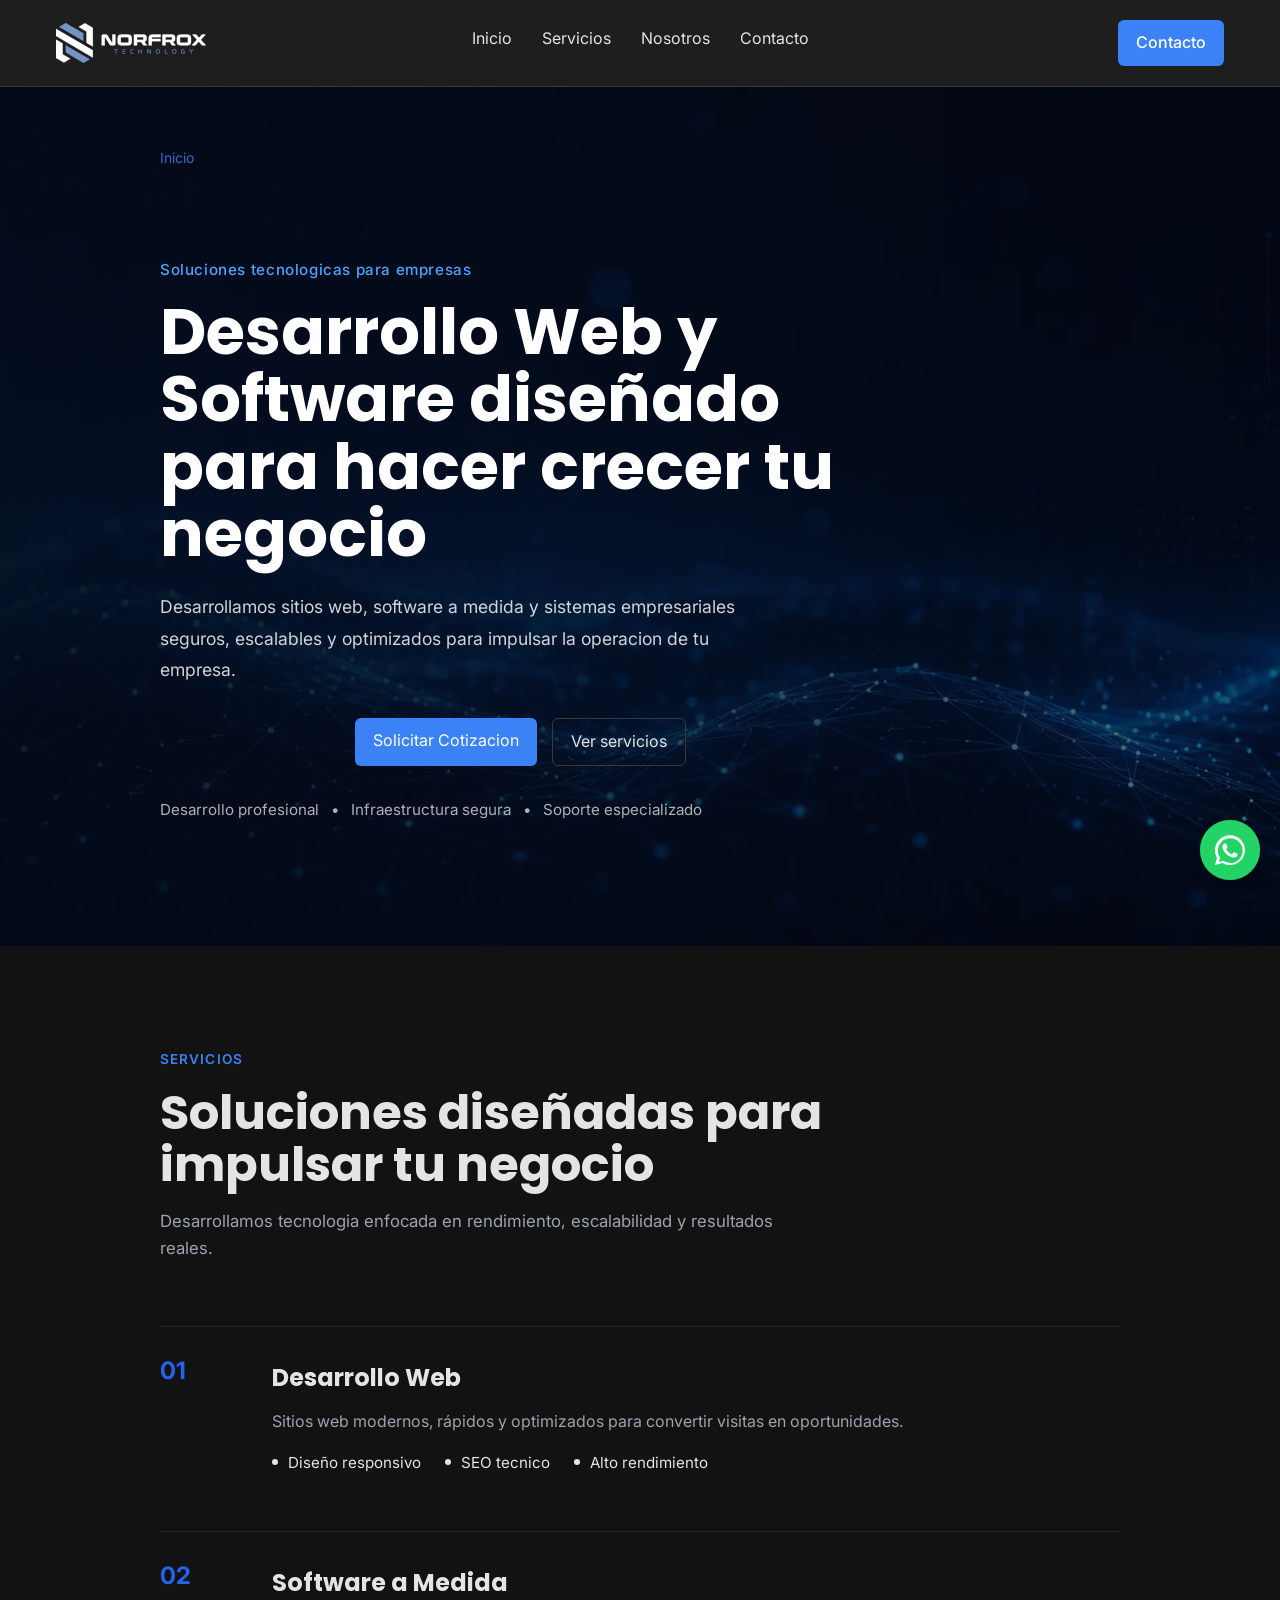
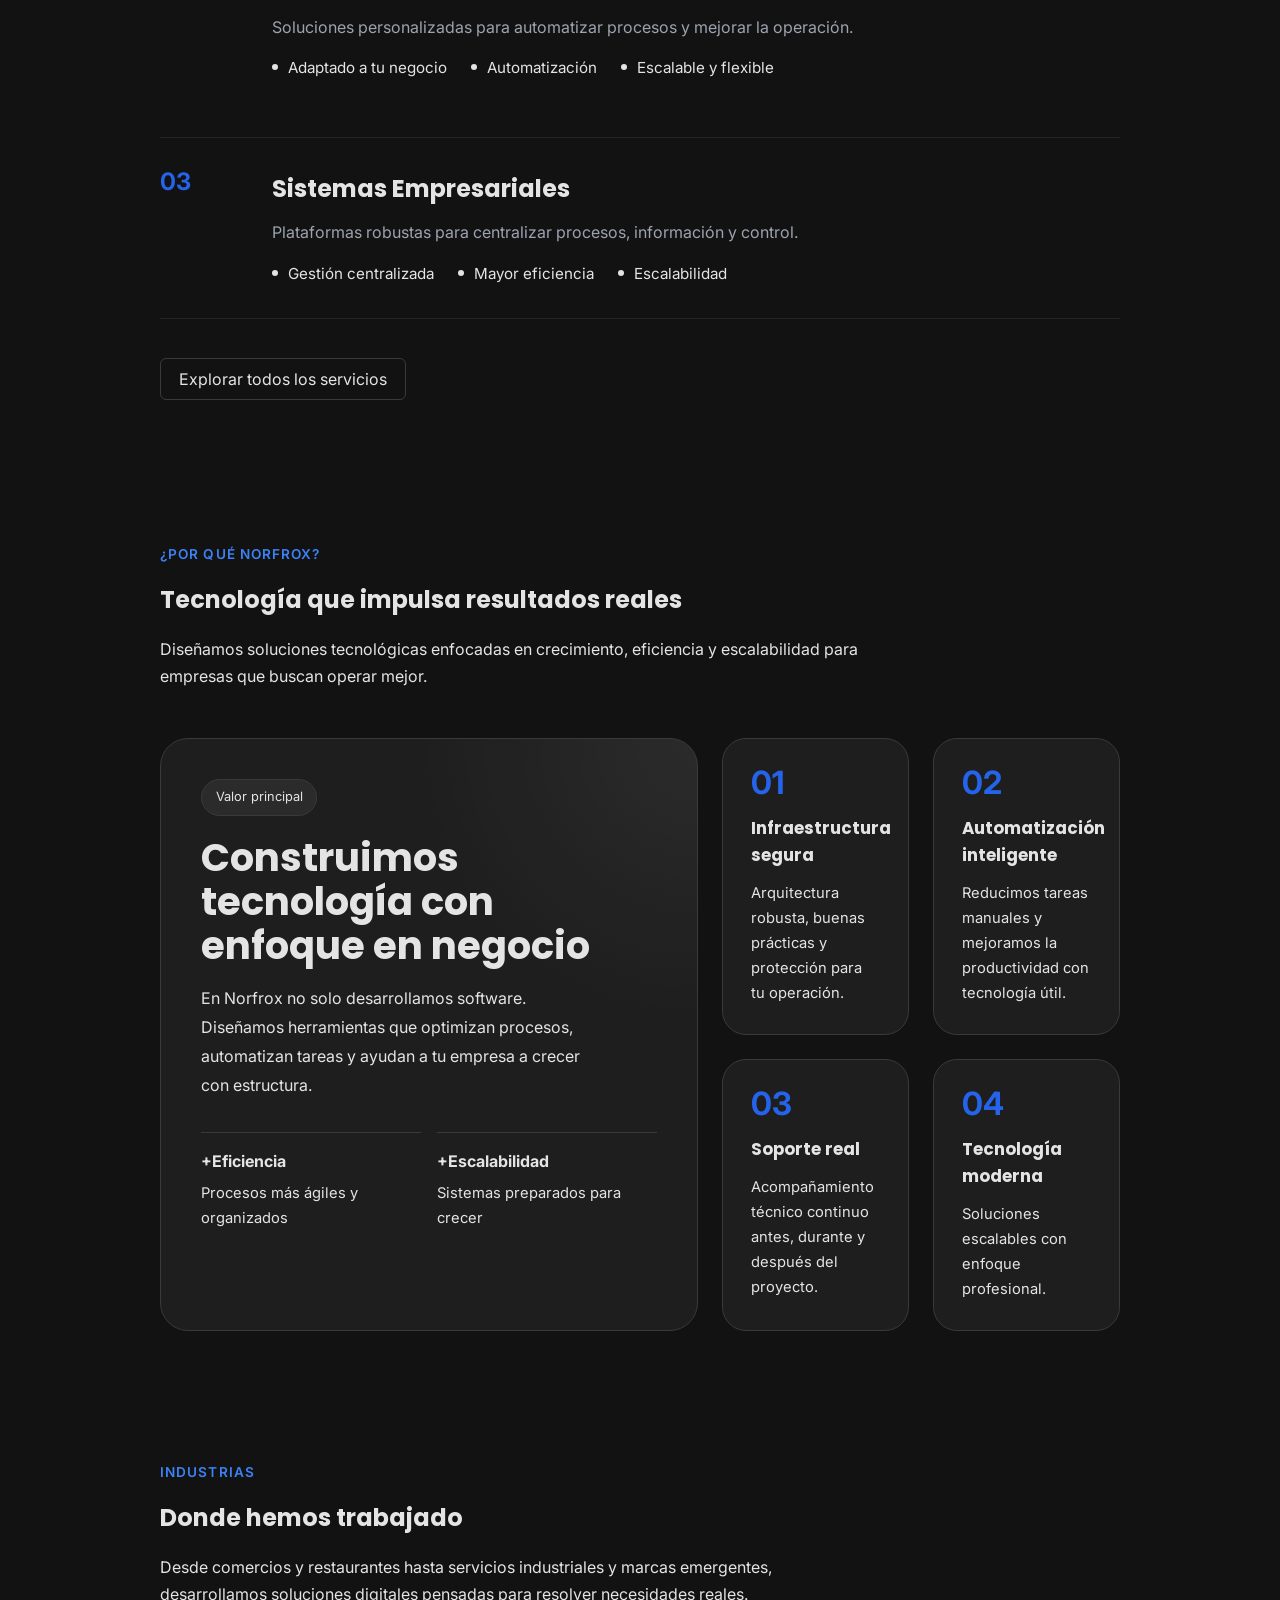
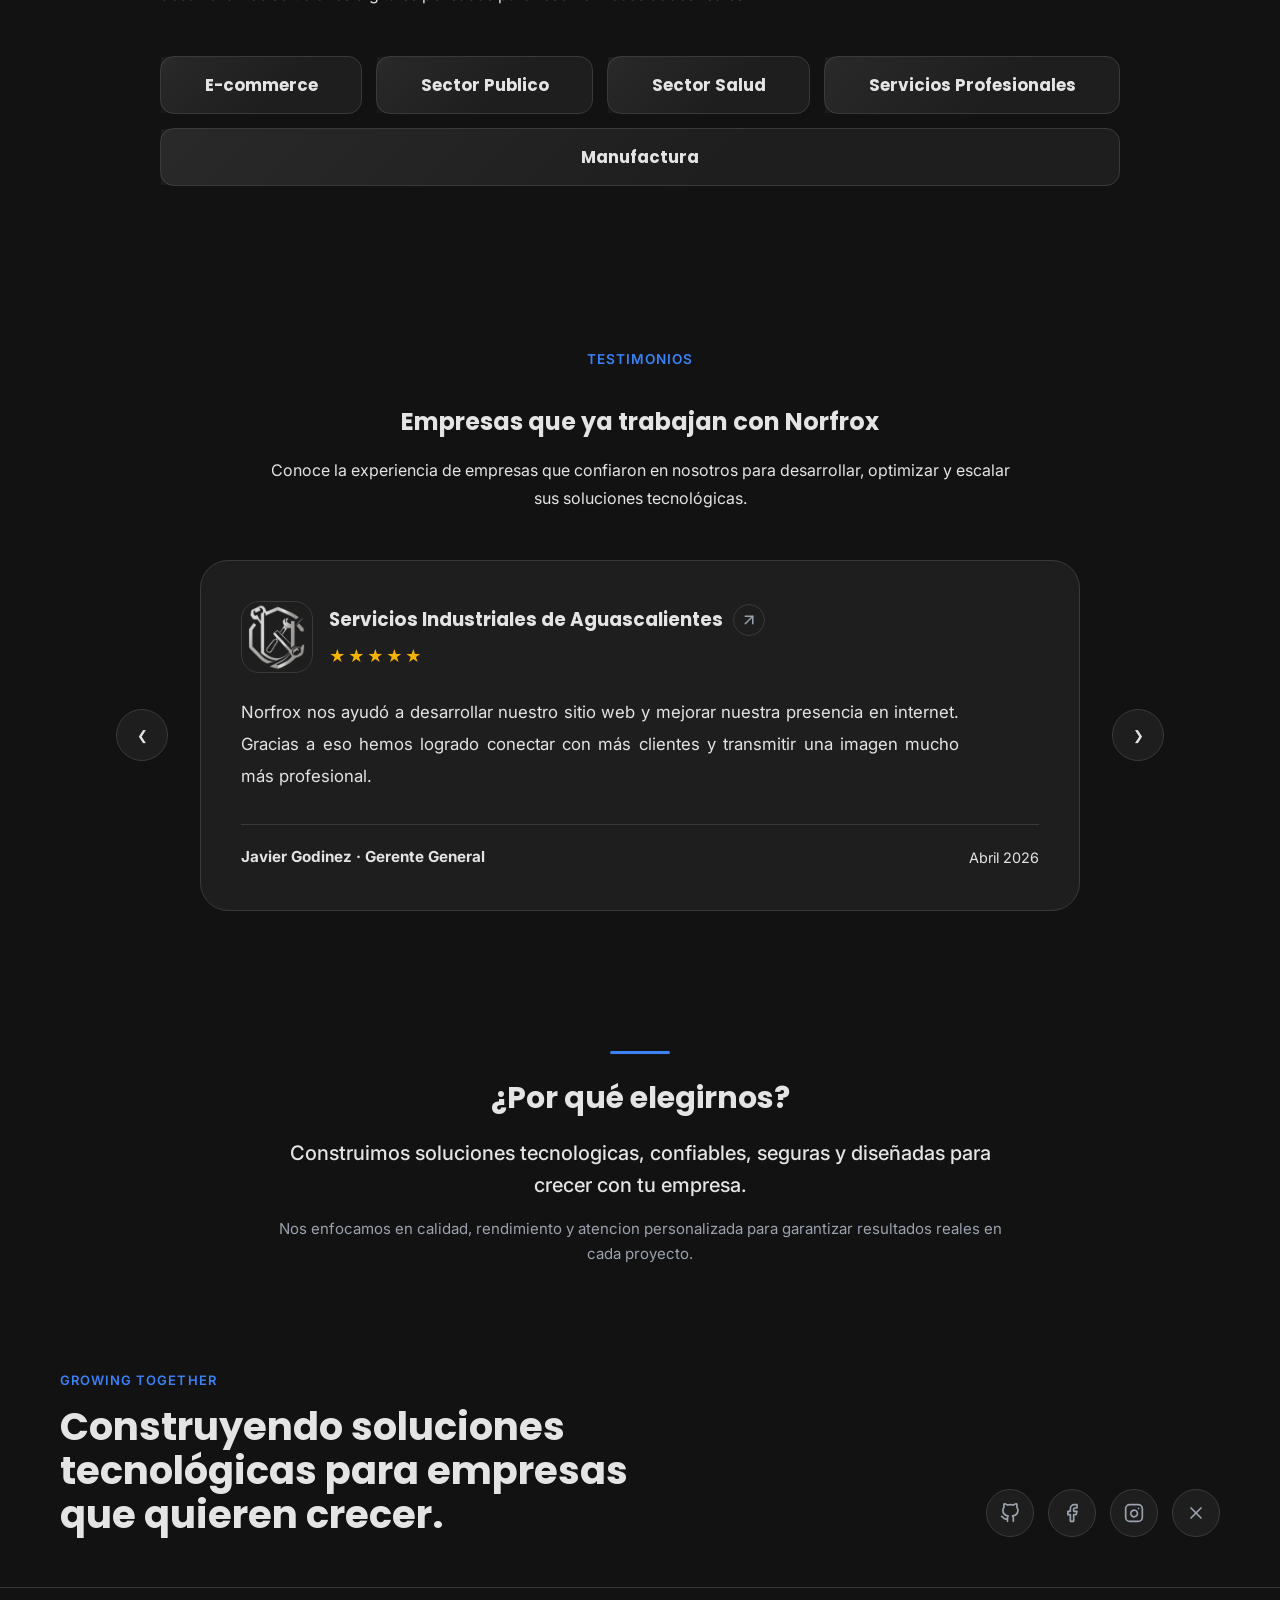
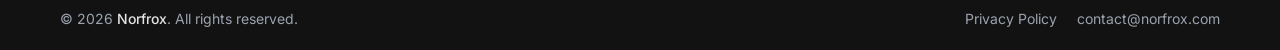
<file: index.html>
<!DOCTYPE html>
<html lang="es">
<head>
    <meta charset="UTF-8">
    <meta name="viewport" content="width=device-width, initial-scale=1.0">

    <meta name="description" content="Norfrox ofrece servicios de desarrollo web, desarrollo de software y soluciones tecnologicas para empresas.">
    <meta name="keywords" content="desarrollo web, desarrollo de software, mantenimiento web, soporte tecnico">
    <meta name="author" content="Norfrox">

    <link rel="icon" href="/favicon.ico" sizes="any">
    <link rel="icon" type="image/png" sizes="16x16" href="/assets/icons/favicon-16x16.png">
    <link rel="icon" type="image/png" sizes="32x32" href="/assets/icons/favicon-32x32.png">
    <link rel="apple-touch-icon" sizes="180x180" href="/assets/icons/apple-touch-icon.png">
    <link rel="icon" type="image/png" sizes="192x192" href="/assets/icons/android-chrome-192x192.png">
    <link rel="icon" type="image/png" sizes="512x512" href="/assets/icons/android-chrome-512x512.png">
    <link rel="manifest" href="/assets/icons/site.webmanifest">
    <meta name="theme-color" content="#ffffff">

    <link href="https://fonts.googleapis.com/css2?family=Inter:wght@300;400;500;600&family=Poppins:wght@500;600;700&display=swap" rel="stylesheet">

    <link rel="stylesheet" href="css/style.css?v=1.33">

    <title>Norfrox - Desarrollo Web y Software en México</title>
</head>
<body>
    
    <header>

        <nav class="navbar">

            <div class="container navbar-content">

                <div class="nav-left">
                    <a href="/" class="logo"><img src="/assets/images/logo.png" alt="Norfrox logo" class="logo-img"></a>
                </div>

                <div class="nav-center">
                    <ul class="nav-links">
                        <li><a href="/" class="js-nav-link">Inicio</a></li>
                        <li><a href="/servicios" class="js-nav-link">Servicios</a></li>
                        <li><a href="/nosotros" class="js-nav-link">Nosotros</a></li>
                        <li><a href="/contacto" class="js-nav-link">Contacto</a></li>
                    </ul>
                </div>

                <div class="nav-right">
                    <a href="/contacto" class="btn-contact">Contacto</a>

                    <button class="menu-toggle js-menu-toggle">
                        <span></span>
                        <span></span>
                        <span></span>
                    </button>

                </div>

            </div>

        </nav>

    </header>

    <main>

        <section class="hero-home">
            <div class="hero-overlay"></div>
            
            <div class="container container-spacer hero-content">

                <nav class="breadcrumb" aria-label="breadcrumb">
                    <a href="/">Inicio</a>
                </nav>

                <div class="hero-text fadeup-animation">

                    <span class="hero-eyebrow">Soluciones tecnologicas para empresas</span>

                    <h1>
                        Desarrollo Web y Software
                        diseñado para hacer crecer tu negocio
                    </h1>

                    <p>
                        Desarrollamos sitios web, software a medida y sistemas empresariales 
                        seguros, escalables y optimizados para impulsar la operacion de tu empresa.
                    </p>

                    <div class="hero-actions">
                        <a href="/contacto" class="btn-primary">Solicitar Cotizacion</a>
                        <a href="/servicios" class="btn-secondary">Ver servicios</a>
                    </div>

                    <div class="hero-trust">
                        <span>Desarrollo profesional</span>
                        <span>•</span>
                        <span>Infraestructura segura</span>
                        <span>•</span>
                        <span>Soporte especializado</span>
                    </div>

                </div>
            </div>

        </section>

        <section class="home-services container container-spacer fadeup-animation">

            <div class="services-intro">
                <span class="section-tag">Servicios</span>
                <h2>Soluciones diseñadas para impulsar tu negocio</h2>
                <p>
                    Desarrollamos tecnologia enfocada en rendimiento, escalabilidad y resultados reales.
                </p>
            </div>

            <div class="services-stack">

                <article class="service-panel">
                    <span class="service-number">01</span>
                    <div class="service-body">
                        <h3>Desarrollo Web</h3>
                        <p>
                            Sitios web modernos, rápidos y optimizados para convertir visitas en oportunidades.
                        </p>
                        <ul>
                            <li>Diseño responsivo</li>
                            <li>SEO tecnico</li>
                            <li>Alto rendimiento</li>
                        </ul>
                    </div>
                </article>

                <article class="service-panel">
                    <span class="service-number">02</span>
                    <div class="service-body">
                        <h3>Software a Medida</h3>
                        <p>
                            Soluciones personalizadas para automatizar procesos y mejorar la operación.
                        </p>
                        <ul>
                            <li>Adaptado a tu negocio</li>
                            <li>Automatización</li>
                            <li>Escalable y flexible</li>
                        </ul>
                    </div>
                </article>

                <article class="service-panel">
                    <span class="service-number">03</span>
                    <div class="service-body">
                        <h3>Sistemas Empresariales</h3>
                        <p>
                            Plataformas robustas para centralizar procesos, información y control.
                        </p>
                        <ul>
                            <li>Gestión centralizada</li>
                            <li>Mayor eficiencia</li>
                            <li>Escalabilidad</li>
                        </ul>
                    </div>

                </article>

            </div>

            <div class="services-cta">
                <a href="/servicios" class="btn-secondary">Explorar todos los servicios</a>
            </div>

        </section>

        <section class="why-us container container-spacer fadeup-animation">

            <div class="why-us-header">
                <span class="section-tag">¿Por qué Norfrox?</span>
                <h2>Tecnología que impulsa resultados reales</h2>
                <p>
                    Diseñamos soluciones tecnológicas enfocadas en crecimiento, eficiencia
                    y escalabilidad para empresas que buscan operar mejor.
                </p>
            </div>

            <div class="why-layout">

                <article class="why-featured">
                    <span class="why-badge">Valor principal</span>
                    <h3>Construimos tecnología con enfoque en negocio</h3>
                    <p>
                        En Norfrox no solo desarrollamos software. Diseñamos herramientas que optimizan
                        procesos, automatizan tareas y ayudan a tu empresa a crecer con estructura.
                    </p>

                    <div class="why-featured-stats">
                        <div>
                            <strong>+Eficiencia</strong>
                            <span>Procesos más ágiles y organizados</span>
                        </div>
                        <div>
                            <strong>+Escalabilidad</strong>
                            <span>Sistemas preparados para crecer</span>
                        </div>
                    </div>
                </article>

                <div class="why-grid">

                    <article class="why-card">
                        <span class="why-icon">01</span>
                        <h3>Infraestructura segura</h3>
                        <p>
                            Arquitectura robusta, buenas prácticas y protección para tu operación.
                        </p>
                    </article>

                    <article class="why-card">
                        <span class="why-icon">02</span>
                        <h3>Automatización inteligente</h3>
                        <p>
                            Reducimos tareas manuales y mejoramos la productividad con tecnología útil.
                        </p>
                    </article>

                    <article class="why-card">
                        <span class="why-icon">03</span>
                        <h3>Soporte real</h3>
                        <p>
                            Acompañamiento técnico continuo antes, durante y después del proyecto.
                        </p>
                    </article>

                    <article class="why-card">
                        <span class="why-icon">04</span>
                        <h3>Tecnología moderna</h3>
                        <p>
                            Soluciones escalables con enfoque profesional.
                        </p>
                    </article>

                </div>

            </div>

        </section>
        
        <section class="industries container container-spacer fadeup-animation">
            <div class="why-us-header">
                <span class="section-tag">Industrias</span>
                <h2>Donde hemos trabajado</h2>
                <p>
                    Desde comercios y restaurantes hasta servicios industriales y marcas emergentes,
                    desarrollamos soluciones digitales pensadas para resolver necesidades reales.
                </p>
            </div>

            <div class="industries-grid">

                <article class="industry-card">
                    <h3>E-commerce</h3>
                </article>
                
                <article class="industry-card">
                    <h3>Sector Publico</h3>
                </article>

                <article class="industry-card">
                    <h3>Sector Salud</h3>
                </article>

                <article class="industry-card">
                    <h3>Servicios Profesionales</h3>
                </article>

                <article class="industry-card">
                    <h3>Manufactura</h3>
                </article>

            </div>

        </section>

        <section class="testimonials container container-spacer fadeup-animation">

            <div class="testimonials-header">
                <span class="section-tag">Testimonios</span>
                <h2>Empresas que ya trabajan con Norfrox</h2>
                <p>
                    Conoce la experiencia de empresas que confiaron en nosotros para desarrollar,
                    optimizar y escalar sus soluciones tecnológicas.
                </p>
            </div>

            <div class="testimonial-wrapper">

                <button class="testimonial-nav prev js-testimonial-prev" aria-label="Testimonio anterior">
                    &#10094;
                </button>

                <div class="testimonial-track js-testimonial-track">

                    <article class="testimonial-card active">
                        <div class="testimonial-top">
                            <div class="testimonial-logo">
                                <img src="/assets/images/testimonials/enterprises-logo-images/SIA_UNI_LOGO.webp" alt="Logo empresa SIA">
                            </div>

                            <div class="testimonial-meta">

                                <div class="testimonial-company">
                                    <h3>Servicios Industriales de Aguascalientes</h3>

                                        <a 
                                            href="https://serviciosindustrialesags.com"
                                            target="_blank"
                                            rel="noopener noreferrer"
                                            class="testimonial-link"
                                            aria-label="Visitar sitio web">
                                            
                                            <svg 
                                                xmlns="http://www.w3.org/2000/svg"
                                                width="18"
                                                height="18"
                                                viewBox="0 0 24 24"
                                                fill="none"
                                                stroke="currentColor"
                                                stroke-width="2"
                                                stroke-linecap="round"
                                                stroke-linejoin="round">

                                                <path d="M7 17L17 7"/>
                                                <path d="M7 7h10v10"/>

                                            </svg>
                                        </a>
                                </div>

                                <div class="testimonial-stars">★★★★★</div>

                            </div>
                        </div>

                        <p class="testimonial-text">
                            Norfrox nos ayudó a desarrollar nuestro sitio web y mejorar nuestra presencia en internet.
                            Gracias a eso hemos logrado conectar con más clientes y transmitir una imagen mucho más profesional.
                        </p>

                        <div class="testimonial-bottom">
                            <strong>Javier Godinez · Gerente General</strong>
                            <span>Abril 2026</span>
                        </div>
                    </article>

                    <article class="testimonial-card">
                        <div class="testimonial-top">
                            <div class="testimonial-logo">
                                <img src="/assets/images/testimonials/enterprises-logo-images/MARISCOS_EL_GUERO_RANGEL_LOGO.webp" alt="Logo empresa Mariscos el Guero Rangel">
                            </div>

                            <div class="testimonial-meta">
                                <h3>Mariscos el Guero Rangel</h3>
                                <div class="testimonial-stars">★★★★★</div>
                            </div>
                        </div>

                        <p class="testimonial-text">
                            Desarrollaron una plataforma para nuestro restaurante que realmente mejoró nuestro trabajo diario.
                            El resultado superó nuestras expectativas y hoy nos facilita muchísimo el trabajo.
                        </p>

                        <div class="testimonial-bottom">
                            <strong>Roberts C. · Gerente</strong>
                            <span>Mayo 2026</span>
                        </div>
                    </article>

                    <article class="testimonial-card">
                        <div class="testimonial-top">
                            <div class="testimonial-logo">
                                <img src="/assets/images/testimonials/enterprises-logo-images/JABONES_ARTESANALES_AG_LOGO.webp" alt="Logo empresa Jabones Artesanales AG">
                            </div>

                            <div class="testimonial-meta">
                                <h3>Jabones Artesanales AG</h3>
                                <div class="testimonial-stars">★★★★★</div>
                            </div>
                        </div>

                        <p class="testimonial-text">
                            Ayudaron a mi emprendimiento a crear una tienda en linea.
                            Nuestros clientes ahora pueden conocer nuestros productos y realizar pedidos de
                            una forma mucho mas rapida y comoda.
                        </p>

                        <div class="testimonial-bottom">
                            <strong>Alejandra G. · Fundadora</strong>
                            <span>Abril 2026</span>
                        </div>
                    </article>                    

                </div>

                <button class="testimonial-nav next js-testimonial-next" aria-label="Siguiente testimonio">
                    &#10095;
                </button>

            </div>

        </section>

        <section class="benefits container container-spacer fadeup-animation">
            <div class="benefits-content">
                <h2>¿Por qué elegirnos?</h2>
                <p class="benefits-main">
                    Construimos soluciones tecnologicas, confiables, seguras y 
                    diseñadas para crecer con tu empresa.
                </p>

                <p class="benefits-sub">
                    Nos enfocamos en calidad, rendimiento y atencion personalizada 
                    para garantizar resultados reales en cada proyecto.
                </p>

            </div>
        </section>
    </main>

    <footer class="footer">

        <div class="container footer-top">

            <div class="footer-top-left">
                <span class="footer-label">Growing Together</span>

                <h2>
                    Construyendo soluciones tecnológicas para empresas que quieren crecer.
                </h2>

            </div>

            <div class="footer-social">

                <a 
                    href="https://github.com/Norfrox-Systems"
                    target="_blank"
                    rel="noopener noreferrer"
                    aria-label="GitHub">

                    <svg xmlns="http://www.w3.org/2000/svg" width="20" height="20"
                        viewBox="0 0 24 24" fill="none" stroke="currentColor"
                        stroke-width="2" stroke-linecap="round" stroke-linejoin="round">

                        <path d="M9 19c-5 1.5-5-2.5-7-3m14 
                        6v-3.87a3.37 3.37 0 0 0-.94-2.61c3.14-.35 
                        6.44-1.54 6.44-7A5.44 5.44 0 0 0 20 
                        4.77 5.07 5.07 0 0 0 19.91 1S18.73.65 
                        16 2.48a13.38 13.38 0 0 0-7 0C6.27.65 
                        5.09 1 5.09 1A5.07 5.07 0 0 0 5 
                        4.77a5.44 5.44 0 0 0-1.5 3.78c0 
                        5.42 3.3 6.61 6.44 7A3.37 3.37 
                        0 0 0 9 18.13V22"/>

                    </svg>
                </a>

                <a 
                    href="https://facebook.com/"
                    target="_blank"
                    rel="noopener noreferrer"
                    aria-label="Facebook">

                    <svg xmlns="http://www.w3.org/2000/svg" width="20" height="20"
                        viewBox="0 0 24 24" fill="none" stroke="currentColor"
                        stroke-width="2" stroke-linecap="round" stroke-linejoin="round">

                        <path d="M18 2h-3a5 5 0 0 0-5 5v3H7v4h3v8h4v-8h3l1-4h-4V7a1 1 0 0 1 1-1h3z"/>

                    </svg>
                </a>

                <a 
                    href="https://instagram.com/"
                    target="_blank"
                    rel="noopener noreferrer"
                    aria-label="Instagram">

                    <svg xmlns="http://www.w3.org/2000/svg" width="20" height="20"
                        viewBox="0 0 24 24" fill="none" stroke="currentColor"
                        stroke-width="2" stroke-linecap="round" stroke-linejoin="round">

                        <rect x="2" y="2" width="20" height="20" rx="5" ry="5"/>
                        <path d="M16 11.37a4 4 0 1 1-2.63-2.63 
                        4 4 0 0 1 2.63 2.63z"/>
                        <line x1="17.5" y1="6.5" x2="17.51" y2="6.5"/>

                    </svg>
                </a>

                <a 
                    href="https://x.com/"
                    target="_blank"
                    rel="noopener noreferrer"
                    aria-label="X">

                    <svg xmlns="http://www.w3.org/2000/svg" width="20" height="20"
                        viewBox="0 0 24 24" fill="none" stroke="currentColor"
                        stroke-width="2" stroke-linecap="round" stroke-linejoin="round">

                        <path d="M18 6 6 18"/>
                        <path d="m6 6 12 12"/>

                    </svg>
                </a>

            </div>

        </div>

        <div class="footer-divider"></div>

        <div class="container footer-content">
                
            <div class="footer-left">
                <p>© 2026 <a href="https://www.norfrox.com">Norfrox</a>. All rights reserved.</p>
            </div>

            <div class="footer-right">
                <a href="/privacidad">Privacy Policy</a>
                <a href="mailto:contact@norfrox.com">contact@norfrox.com</a>
             </div>

        </div>

    </footer>

    <div class="whatsapp-container">
        <span class="whatsapp-tooltip">¿Necesitas ayuda?</span>
        <a 
            href="https://wa.me/5214495395074?text=Hola,%20me%20gustaria%20solicitar%20informacion%20sobre%20sus%20servicios."
            class="whatsapp-float"
            target="_blank"
            aria-label="Chat en WhatsApp">
            <svg xmlns="http://www.w3.org/2000/svg" viewBox="0 0 32 32">
                <path fill="white" d="M16 .396C7.163.396 0 7.558 0 16.396c0 2.89.76 5.6 2.086 7.945L0 32l7.84-2.056A15.93 15.93 0 0016 32c8.837 0 16-7.163 16-16.004C32 7.558 24.837.396 16 .396zm0 29.272a13.21 13.21 0 01-6.725-1.835l-.482-.287-4.653 1.22 1.24-4.54-.314-.468a13.16 13.16 0 01-2.02-7.063c0-7.292 5.93-13.222 13.22-13.222 7.29 0 13.22 5.93 13.22 13.222 0 7.292-5.93 13.222-13.22 13.222zm7.29-9.894c-.4-.2-2.366-1.166-2.732-1.3-.366-.134-.634-.2-.902.2-.268.4-1.036 1.3-1.27 1.566-.234.268-.468.3-.868.1-.4-.2-1.688-.622-3.214-1.984-1.188-1.06-1.99-2.37-2.222-2.77-.234-.4-.024-.616.176-.816.18-.178.4-.468.6-.702.2-.234.268-.4.4-.668.134-.268.066-.5-.034-.7-.1-.2-.902-2.168-1.236-2.968-.326-.782-.658-.676-.902-.688l-.768-.014c-.268 0-.7.1-1.068.5s-1.4 1.366-1.4 3.332c0 1.966 1.434 3.868 1.634 4.134.2.268 2.822 4.31 6.834 6.038.954.41 1.698.656 2.278.84.958.304 1.83.262 2.52.16.768-.114 2.366-.966 2.7-1.9.334-.934.334-1.734.234-1.9-.1-.166-.366-.268-.768-.468z"/>
            </svg>
        </a>
    </div>

    <script src="js/script.js?v=1.4"></script>

</body>
</html>
</file>
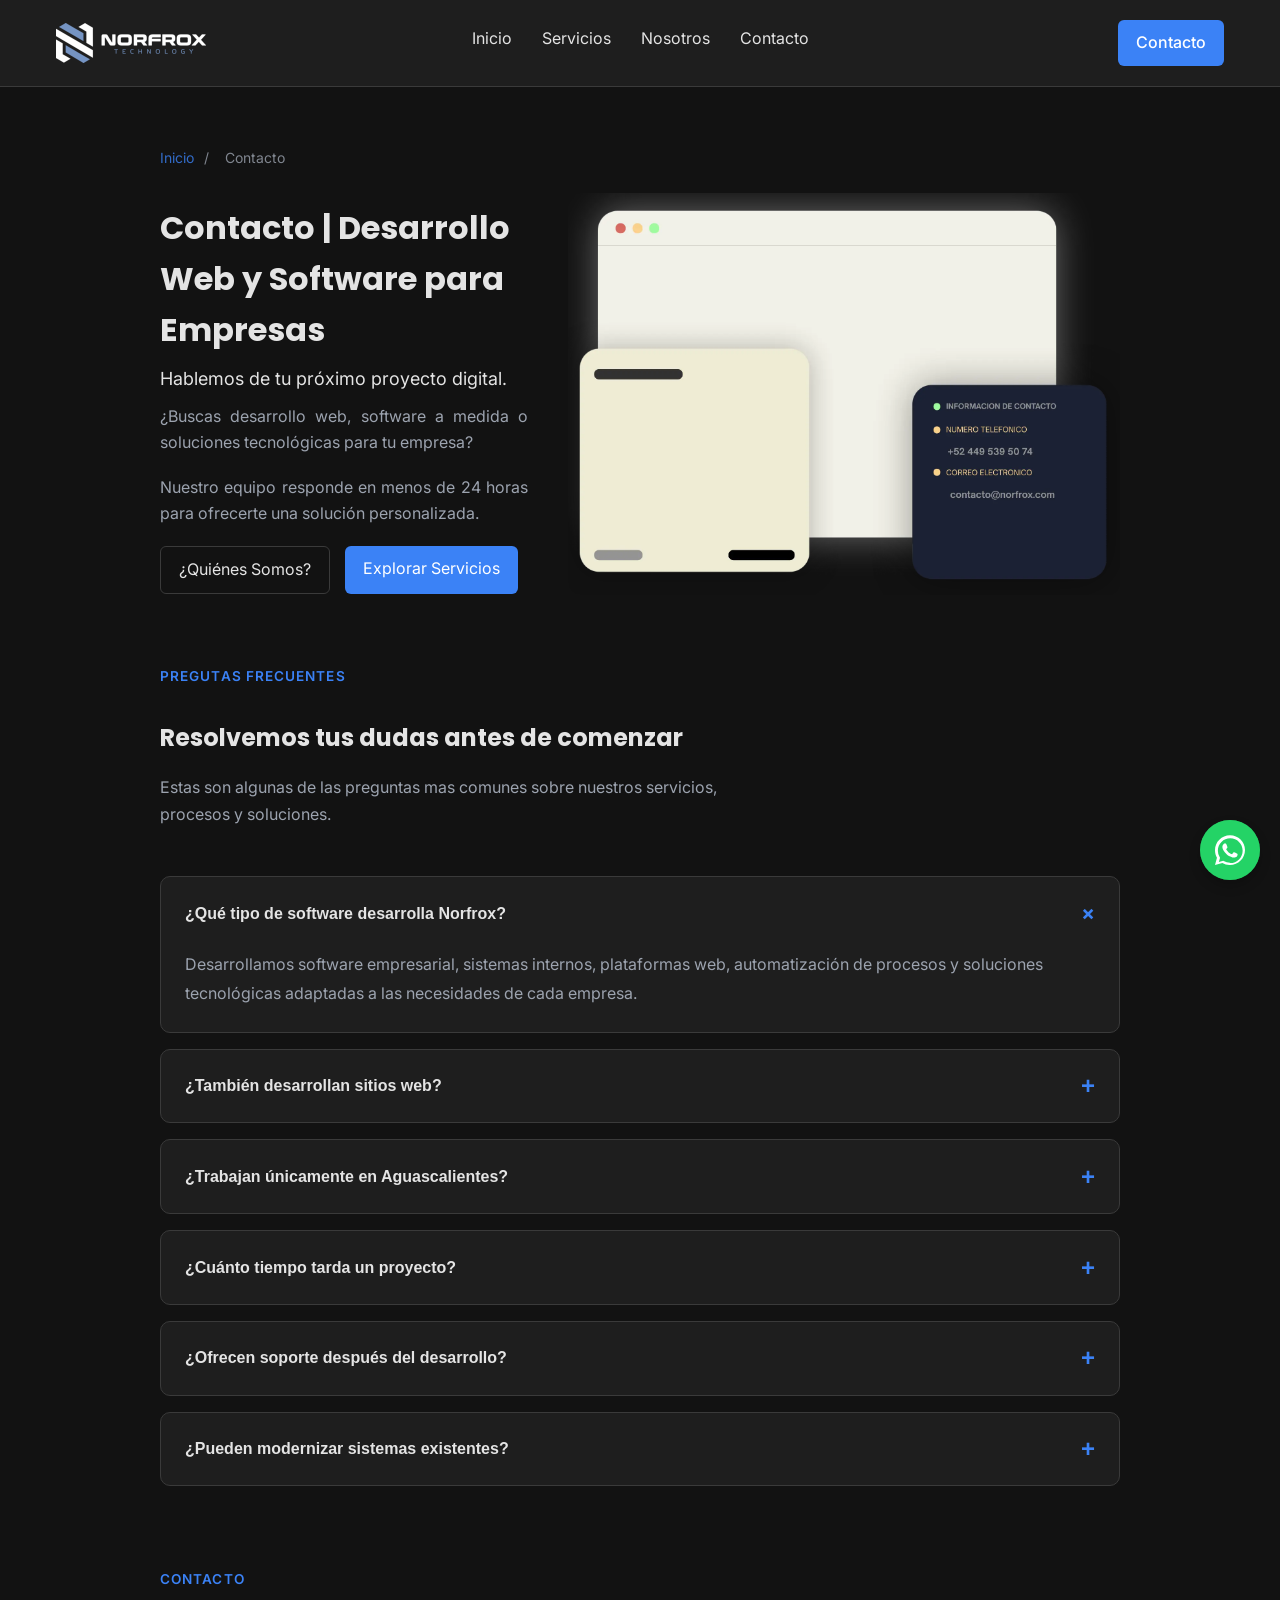
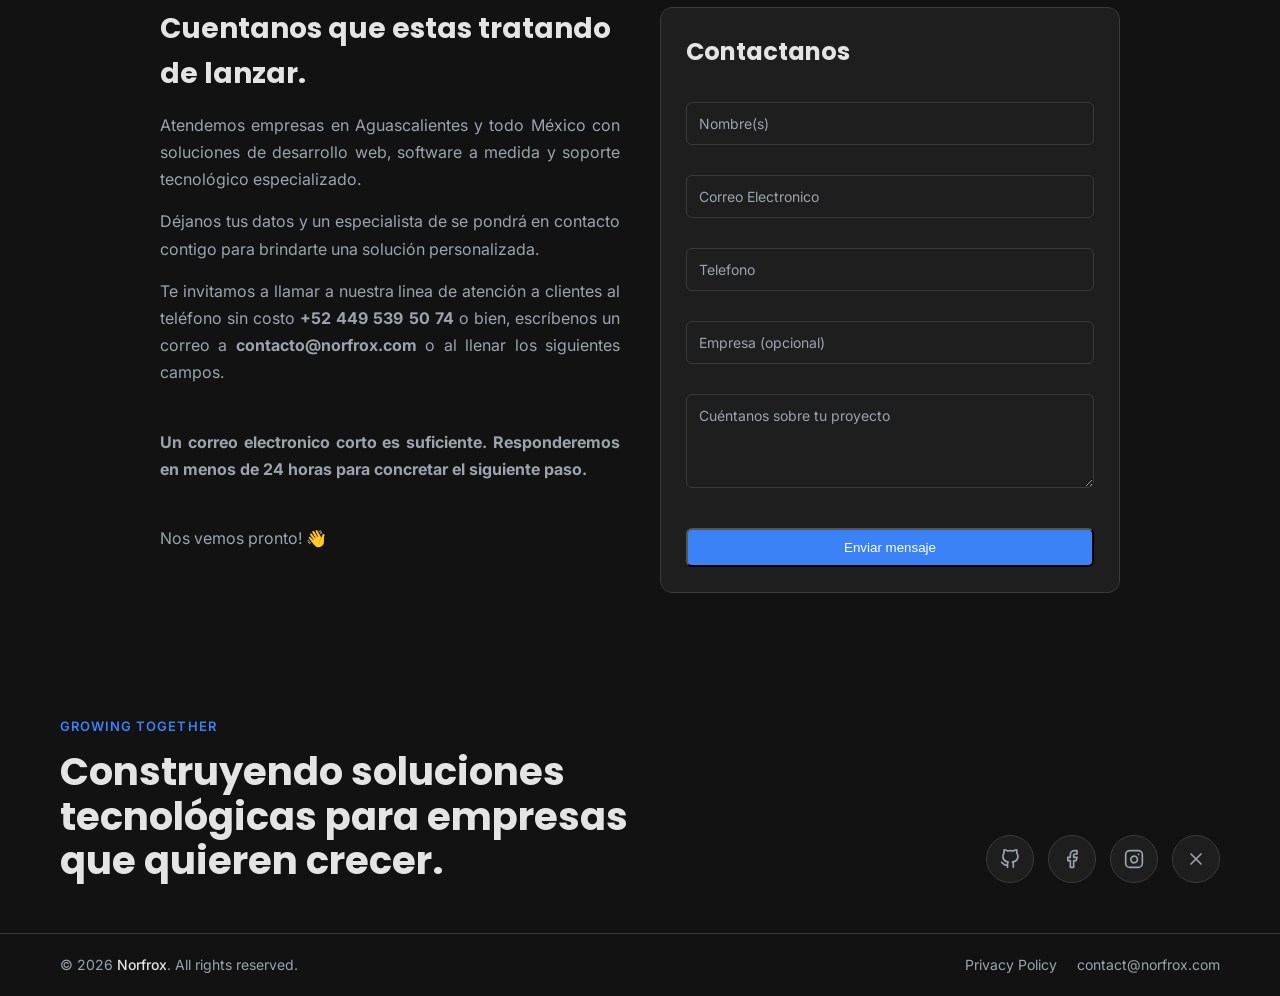
<file: contacto.html>
<!DOCTYPE html>
<html lang="es">
<head>
    <meta charset="UTF-8">
    <meta name="viewport" content="width=device-width, initial-scale=1.0">

    <meta name="description" content="Contáctanos en Norfrox. Expertos en desarrollo web, software y soluciones tecnológicas en México. Respuesta en menos de 24 horas.">

    <link rel="icon" href="/favicon.ico" sizes="any">
    <link rel="icon" type="image/png" sizes="16x16" href="/assets/icons/favicon-16x16.png">
    <link rel="icon" type="image/png" sizes="32x32" href="/assets/icons/favicon-32x32.png">
    <link rel="apple-touch-icon" sizes="180x180" href="/assets/icons/apple-touch-icon.png">
    <link rel="icon" type="image/png" sizes="192x192" href="/assets/icons/android-chrome-192x192.png">
    <link rel="icon" type="image/png" sizes="512x512" href="/assets/icons/android-chrome-512x512.png">
    <link rel="manifest" href="/assets/icons/site.webmanifest">
    <meta name="theme-color" content="#ffffff">

    <link rel="canonical" href="https://www.norfrox.com/contacto">

    <link href="https://fonts.googleapis.com/css2?family=Inter:wght@300;400;500;600&family=Poppins:wght@500;600;700&display=swap" rel="stylesheet">

    <link rel="stylesheet" href="css/style.css?v=1.33">

    <title>Contacto | Norfrox - Desarrollo Web y Software en México</title></head>
<body>

    <header>

        <nav class="navbar">

            <div class="container navbar-content">

                <div class="nav-left">
                    <a href="/" class="logo"><img src="/assets/images/logo.png" alt="Norfrox logo" class="logo-img"></a>
                </div>

                <div class="nav-center">
                    <ul class="nav-links">
                        <li><a href="/" class="js-nav-link">Inicio</a></li>
                        <li><a href="/servicios" class="js-nav-link">Servicios</a></li>
                        <li><a href="/nosotros" class="js-nav-link">Nosotros</a></li>
                        <li><a href="/contacto" class="js-nav-link">Contacto</a></li>
                    </ul>
                </div>

                <div class="nav-right">
                    <a href="/contacto" class="btn-contact">Contacto</a>

                    <button class="menu-toggle js-menu-toggle">
                        <span></span>
                        <span></span>
                        <span></span>
                    </button>

                </div>

            </div>

        </nav>

    </header>

    <main class="container container-spacer"> 

        <nav class="breadcrumb" aria-label="breadcrumb">
            <a href="/">Inicio</a>
            <span>/</span>
            <span>Contacto</span>
        </nav>

        <section class="contact-hero fadeup-animation">

            <div class="contact-left">
                <h1>Contacto | Desarrollo Web y Software para Empresas</h1>
                <p class="contact-subtitle">
                    Hablemos de tu próximo proyecto digital.
                </p>
                
                <p class="contact-text">
                    ¿Buscas desarrollo web, software a medida o soluciones tecnológicas para tu empresa?
                </p>

                <p class="contact-text">
                    Nuestro equipo responde en menos de 24 horas para ofrecerte una solución personalizada.
                </p>

                <div class="contact-actions">
                    <a href="/nosotros" class="btn-secondary">¿Quiénes Somos?</a>
                    <a href="/servicios" class="btn-primary">Explorar Servicios</a>
                </div>
            </div>

            <div class="contact-right">
                <img 
                src="assets/images/contact_media.webp" 
                alt="Contacto Norfrox desarrollo web y software" 
                loading="lazy">
            </div>

        </section>

        <section class="faq-section fadeup-animation">

            <div class="faq-header">
                <span class="section-tag">Pregutas frecuentes</span>

                <h2>Resolvemos tus dudas antes de comenzar</h2>

                <p>
                    Estas son algunas de las preguntas mas comunes sobre nuestros servicios,
                    procesos y soluciones.
                </p>

            </div>

            <div class="faq-list">

                <article class="faq-item active">

                    <button class="faq-question">
                        <span>¿Qué tipo de software desarrolla Norfrox?</span>

                        <span class="faq-icon">+</span>
                    </button>

                    <div class="faq-answer">
                        <p>
                            Desarrollamos software empresarial, sistemas internos, plataformas web, 
                            automatización de procesos y soluciones tecnológicas adaptadas a las necesidades de cada empresa.
                        </p>
                    </div>

                </article>

                <article class="faq-item">

                    <button class="faq-question">
                        <span>¿También desarrollan sitios web?</span>

                        <span class="faq-icon">+</span>
                    </button>

                    <div class="faq-answer">
                        <p>
                            Sí. Creamos sitios web modernos, rápidos y optimizados para SEO,
                            enfocados en imagen profesional, rendimiento y conversión de clientes.
                        </p>
                    </div>

                </article>   
                    
                <article class="faq-item">

                    <button class="faq-question">
                        <span>¿Trabajan únicamente en Aguascalientes?</span>

                        <span class="faq-icon">+</span>
                    </button>

                    <div class="faq-answer">
                        <p>
                            No. Aunque Norfrox opera en Aguascalientes, trabajamos con empresas
                            de todo México y otros paises mediante atención remota y soporte digital.
                        </p>
                    </div>

                </article>    

                <article class="faq-item">

                    <button class="faq-question">
                        <span>¿Cuánto tiempo tarda un proyecto?</span>

                        <span class="faq-icon">+</span>
                    </button>

                    <div class="faq-answer">
                        <p>
                            Depende del alcance y complejidad. Algunos proyectos pueden completarse
                            en días, mientras que plataformas empresariales requieren varias semanas.
                        </p>
                    </div>

                </article>    
                    
                <article class="faq-item">

                    <button class="faq-question">
                        <span>¿Ofrecen soporte después del desarrollo?</span>

                        <span class="faq-icon">+</span>
                    </button>

                    <div class="faq-answer">
                        <p>
                            Sí. Brindamos soporte técnico, mantenimiento, mejoras y acompañamiento
                            continuo para garantizar estabilidad y crecimiento a largo plazo.
                        </p>
                    </div>

                </article>      

                <article class="faq-item">

                    <button class="faq-question">
                        <span>¿Pueden modernizar sistemas existentes?</span>

                        <span class="faq-icon">+</span>
                    </button>

                    <div class="faq-answer">
                        <p>
                            Sí. Podemos optimizar, rediseñar o migrar plataformas antiguas
                            para mejorar rendimiento, seguridad y experiencia de usuario.
                        </p>
                    </div>

                </article>   


            </div>

        </section>

        <section class="contact-form-section fadeup-animation">
            <span class="section-tag">Contacto</span>
            <div class="contact-form-grid">
                <div class="contact-info">
                    <h2>Cuentanos que estas tratando de lanzar.</h2>
                    <p>
                        Atendemos empresas en Aguascalientes y todo México con soluciones de desarrollo web,
                        software a medida y soporte tecnológico especializado.
                    </p>
                    <p>
                        Déjanos tus datos y un especialista de se pondrá en contacto contigo para brindarte una solución personalizada.
                    </p>
                    <p>
                        Te invitamos a llamar a nuestra linea de atención a clientes al teléfono sin costo <strong>+52 449 539 50 74</strong> o bien,
                        escríbenos un correo a <strong>contacto@norfrox.com</strong> o al llenar los siguientes campos.
                    </p>

                    <p>
                        <br>
                        <strong>
                            Un correo electronico corto es suficiente. Responderemos en menos de 24 horas para concretar el siguiente paso.
                        </strong>
                    </p>

                    <p>
                        <br>
                        Nos vemos pronto! 👋
                    </p>

                </div>

                <div class="contact-form">
                    <form action="https://formsubmit.co/c25bf482829b837f2609380723239a21" method="POST" aria-label="Formulario de contacto Norfrox">

                        <h2>Contactanos</h2>
                        
                        <div class="form-group">
                            <input type="text" id="name" name="name" placeholder="Nombre(s)" required>
                        </div>

                        <div class="form-group">
                            <input type="email" id="email" name="email" placeholder="Correo Electronico" required>
                        </div>

                        <div class="form-group">
                            <input type="tel" id="phone" placeholder="Telefono" name="phone">
                        </div>

                        <div class="form-group">
                            <input type="text" name="company" name="company" placeholder="Empresa (opcional)" >
                        </div>

                        <div class="form-group">
                            <textarea id="message" name="message" rows="4" placeholder="Cuéntanos sobre tu proyecto" required></textarea>
                        </div>

                        <button type="submit" class="btn-primary">
                            Enviar mensaje
                        </button>

                    </form>
                </div>

            </div>
        </section>

    </main>

    <footer class="footer">

        <div class="container footer-top">

            <div class="footer-top-left">
                <span class="footer-label">Growing Together</span>

                <h2>
                    Construyendo soluciones tecnológicas para empresas que quieren crecer.
                </h2>

            </div>

            <div class="footer-social">

                <a 
                    href="https://github.com/Norfrox-Systems"
                    target="_blank"
                    rel="noopener noreferrer"
                    aria-label="GitHub">

                    <svg xmlns="http://www.w3.org/2000/svg" width="20" height="20"
                        viewBox="0 0 24 24" fill="none" stroke="currentColor"
                        stroke-width="2" stroke-linecap="round" stroke-linejoin="round">

                        <path d="M9 19c-5 1.5-5-2.5-7-3m14 
                        6v-3.87a3.37 3.37 0 0 0-.94-2.61c3.14-.35 
                        6.44-1.54 6.44-7A5.44 5.44 0 0 0 20 
                        4.77 5.07 5.07 0 0 0 19.91 1S18.73.65 
                        16 2.48a13.38 13.38 0 0 0-7 0C6.27.65 
                        5.09 1 5.09 1A5.07 5.07 0 0 0 5 
                        4.77a5.44 5.44 0 0 0-1.5 3.78c0 
                        5.42 3.3 6.61 6.44 7A3.37 3.37 
                        0 0 0 9 18.13V22"/>

                    </svg>
                </a>

                <a 
                    href="https://facebook.com/"
                    target="_blank"
                    rel="noopener noreferrer"
                    aria-label="Facebook">

                    <svg xmlns="http://www.w3.org/2000/svg" width="20" height="20"
                        viewBox="0 0 24 24" fill="none" stroke="currentColor"
                        stroke-width="2" stroke-linecap="round" stroke-linejoin="round">

                        <path d="M18 2h-3a5 5 0 0 0-5 5v3H7v4h3v8h4v-8h3l1-4h-4V7a1 1 0 0 1 1-1h3z"/>

                    </svg>
                </a>

                <a 
                    href="https://instagram.com/"
                    target="_blank"
                    rel="noopener noreferrer"
                    aria-label="Instagram">

                    <svg xmlns="http://www.w3.org/2000/svg" width="20" height="20"
                        viewBox="0 0 24 24" fill="none" stroke="currentColor"
                        stroke-width="2" stroke-linecap="round" stroke-linejoin="round">

                        <rect x="2" y="2" width="20" height="20" rx="5" ry="5"/>
                        <path d="M16 11.37a4 4 0 1 1-2.63-2.63 
                        4 4 0 0 1 2.63 2.63z"/>
                        <line x1="17.5" y1="6.5" x2="17.51" y2="6.5"/>

                    </svg>
                </a>

                <a 
                    href="https://x.com/"
                    target="_blank"
                    rel="noopener noreferrer"
                    aria-label="X">

                    <svg xmlns="http://www.w3.org/2000/svg" width="20" height="20"
                        viewBox="0 0 24 24" fill="none" stroke="currentColor"
                        stroke-width="2" stroke-linecap="round" stroke-linejoin="round">

                        <path d="M18 6 6 18"/>
                        <path d="m6 6 12 12"/>

                    </svg>
                </a>

            </div>

        </div>

        <div class="footer-divider"></div>

        <div class="container footer-content">
                
            <div class="footer-left">
                <p>© 2026 <a href="https://www.norfrox.com">Norfrox</a>. All rights reserved.</p>
            </div>

            <div class="footer-right">
                <a href="/privacidad">Privacy Policy</a>
                <a href="mailto:contact@norfrox.com">contact@norfrox.com</a>
             </div>

        </div>

    </footer>

    <div class="whatsapp-container">
        <span class="whatsapp-tooltip">¿Necesitas ayuda?</span>
        <a 
            href="https://wa.me/5214495395074?text=Hola,%20me%20gustaria%20solicitar%20informacion%20sobre%20sus%20servicios."
            class="whatsapp-float"
            target="_blank"
            aria-label="Chat en WhatsApp">
            <svg xmlns="http://www.w3.org/2000/svg" viewBox="0 0 32 32">
                <path fill="white" d="M16 .396C7.163.396 0 7.558 0 16.396c0 2.89.76 5.6 2.086 7.945L0 32l7.84-2.056A15.93 15.93 0 0016 32c8.837 0 16-7.163 16-16.004C32 7.558 24.837.396 16 .396zm0 29.272a13.21 13.21 0 01-6.725-1.835l-.482-.287-4.653 1.22 1.24-4.54-.314-.468a13.16 13.16 0 01-2.02-7.063c0-7.292 5.93-13.222 13.22-13.222 7.29 0 13.22 5.93 13.22 13.222 0 7.292-5.93 13.222-13.22 13.222zm7.29-9.894c-.4-.2-2.366-1.166-2.732-1.3-.366-.134-.634-.2-.902.2-.268.4-1.036 1.3-1.27 1.566-.234.268-.468.3-.868.1-.4-.2-1.688-.622-3.214-1.984-1.188-1.06-1.99-2.37-2.222-2.77-.234-.4-.024-.616.176-.816.18-.178.4-.468.6-.702.2-.234.268-.4.4-.668.134-.268.066-.5-.034-.7-.1-.2-.902-2.168-1.236-2.968-.326-.782-.658-.676-.902-.688l-.768-.014c-.268 0-.7.1-1.068.5s-1.4 1.366-1.4 3.332c0 1.966 1.434 3.868 1.634 4.134.2.268 2.822 4.31 6.834 6.038.954.41 1.698.656 2.278.84.958.304 1.83.262 2.52.16.768-.114 2.366-.966 2.7-1.9.334-.934.334-1.734.234-1.9-.1-.166-.366-.268-.768-.468z"/>
            </svg>
        </a>
    </div>

    <script src="js/script.js?v=1.4"></script>

    <script type="application/ld+json">
    {
        "@context": "https://schema.org",
        "@type": "ContactPage",
        "name": "Contacto Norfrox",
        "url": "https://www.norfrox.com/contacto",
        "description": "Página de contacto de Norfrox. Solicita información sobre desarrollo web, software a medida y soluciones tecnológicas.",
        "mainEntity": {
            "@type": "Organization",
            "name": "Norfrox",
            "url": "https://www.norfrox.com",
            "email": "contacto@norfrox.com",
            "telephone": "+52 449 539 5074",
            "contactPoint": {
            "@type": "ContactPoint",
            "telephone": "+52 449 539 5074",
            "contactType": "customer service",
            "areaServed": "MX",
            "availableLanguage": "Spanish"
            }
        }
    }
    </script>
    
</body>
</html>
</file>
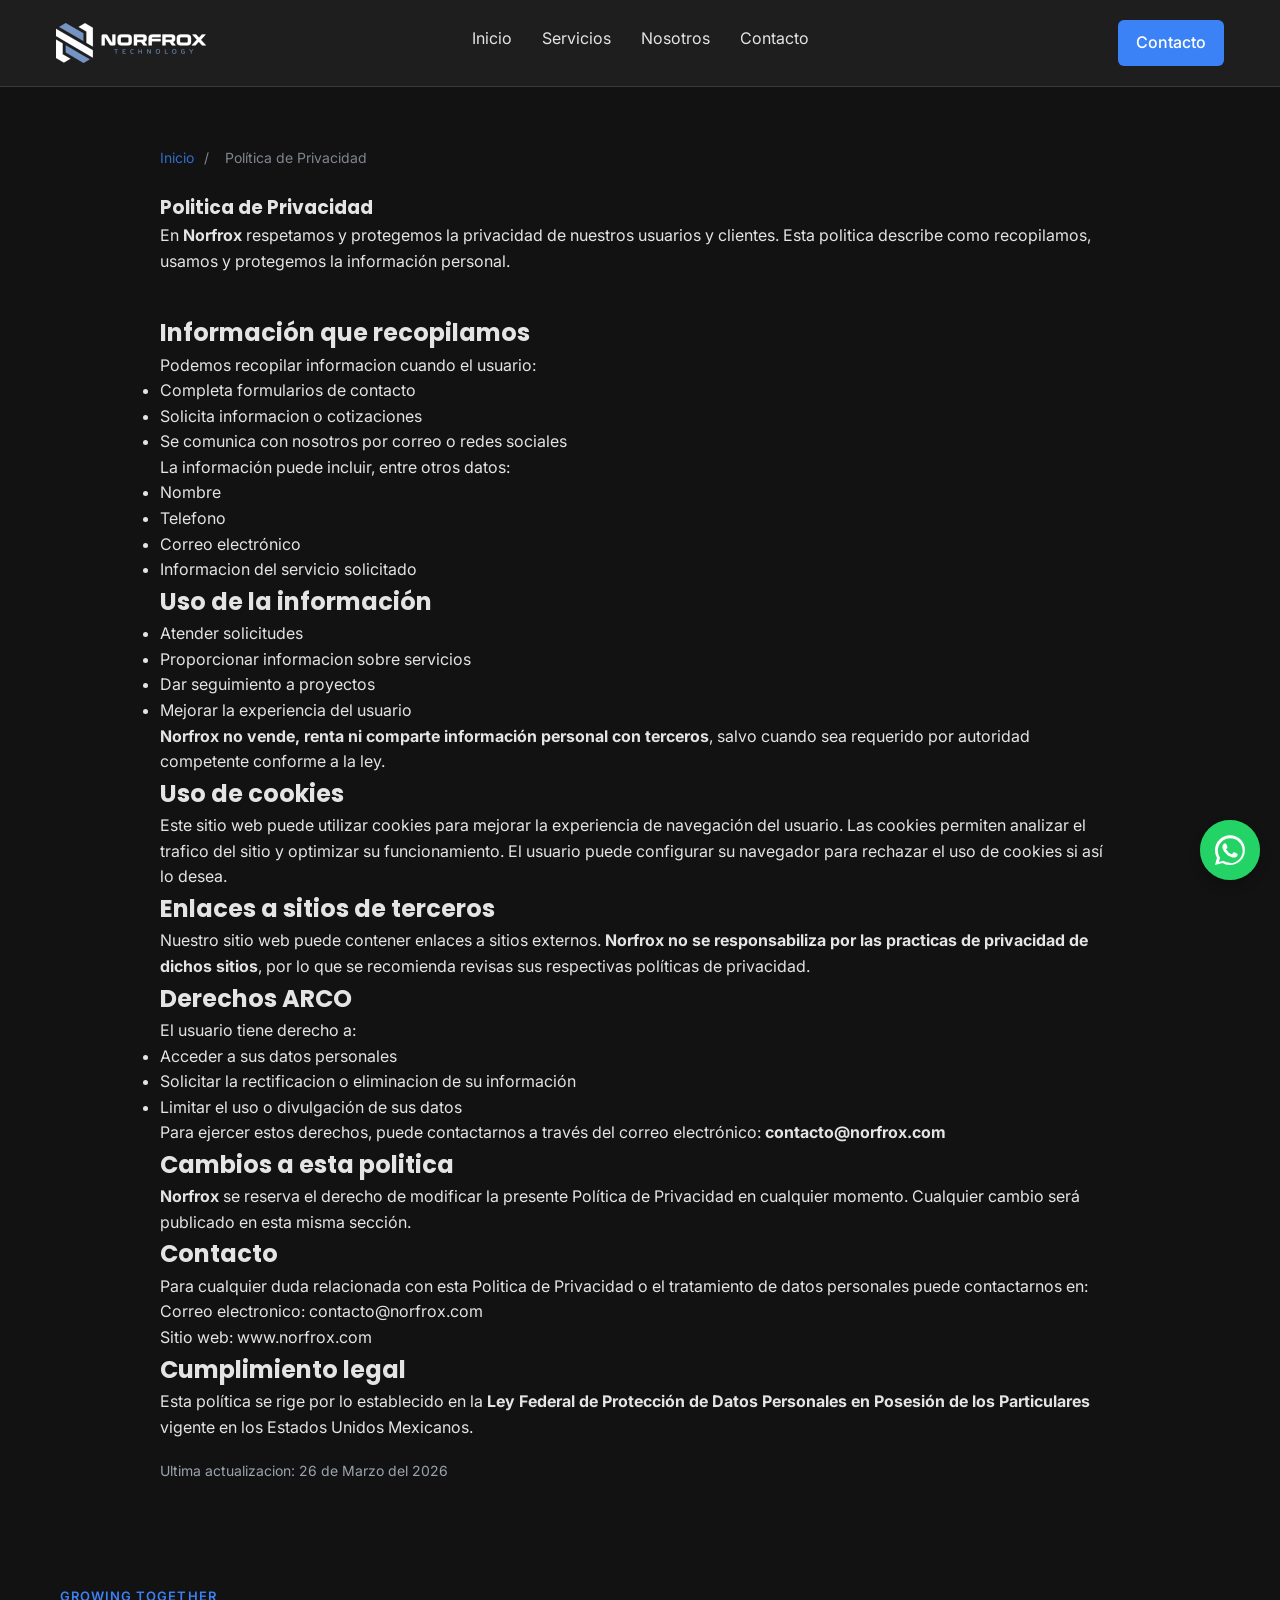
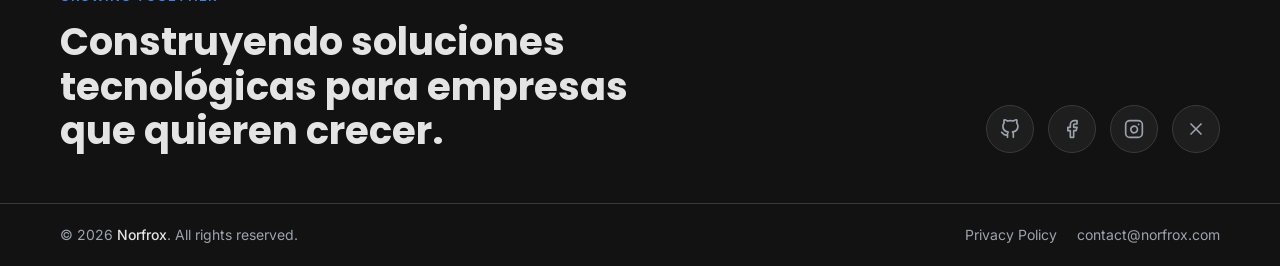
<file: privacidad.html>
<!DOCTYPE html>
<html lang="es">
<head>
    <meta charset="UTF-8">
    <meta name="viewport" content="width=device-width, initial-scale=1.0">

    <meta name="description" content="Política de privacidad de Norfrox. Conoce cómo protegemos y usamos tu información personal en nuestros servicios tecnológicos.">
    <meta name="author" content="Norfrox">

    <link rel="icon" href="/favicon.ico" sizes="any">
    <link rel="icon" type="image/png" sizes="16x16" href="/assets/icons/favicon-16x16.png">
    <link rel="icon" type="image/png" sizes="32x32" href="/assets/icons/favicon-32x32.png">
    <link rel="apple-touch-icon" sizes="180x180" href="/assets/icons/apple-touch-icon.png">
    <link rel="icon" type="image/png" sizes="192x192" href="/assets/icons/android-chrome-192x192.png">
    <link rel="icon" type="image/png" sizes="512x512" href="/assets/icons/android-chrome-512x512.png">
    <link rel="manifest" href="/assets/icons/site.webmanifest">
    <meta name="theme-color" content="#ffffff">

    <link rel="canonical" href="https://www.norfrox.com/privacidad">

    <link href="https://fonts.googleapis.com/css2?family=Inter:wght@300;400;500;600&family=Poppins:wght@500;600;700&display=swap" rel="stylesheet">

    <link rel="stylesheet" href="css/style.css?v=1.33">

    <title>Política de Privacidad | Norfrox - Desarrollo Web y Software en México</title>
</head>
<body>
    
    <header>

        <nav class="navbar">

            <div class="container navbar-content">

                <div class="nav-left">
                    <a href="/" class="logo"><img src="/assets/images/logo.png" alt="Norfrox logo" class="logo-img"></a>
                </div>

                <div class="nav-center">
                    <ul class="nav-links">
                        <li><a href="/" class="js-nav-link">Inicio</a></li>
                        <li><a href="/servicios" class="js-nav-link">Servicios</a></li>
                        <li><a href="/nosotros" class="js-nav-link">Nosotros</a></li>
                        <li><a href="/contacto" class="js-nav-link">Contacto</a></li>
                    </ul>
                </div>

                <div class="nav-right">
                    <a href="/contacto" class="btn-contact">Contacto</a>

                    <button class="menu-toggle js-menu-toggle">
                        <span></span>
                        <span></span>
                        <span></span>
                    </button>

                </div>

            </div>

        </nav>

    </header>

    <main class="container container-spacer">

        <article>
            <nav class="breadcrumb" aria-label="breadcrumb">
                <a href="/">Inicio</a>
                <span>/</span>
                <span>Política de Privacidad</span>
            </nav>

            <section class="policy-header">
                <h1>Politica de Privacidad</h1>
                <p>
                    En <strong>Norfrox</strong> respetamos y protegemos la privacidad de nuestros usuarios y clientes.
                    Esta politica describe como recopilamos, usamos y protegemos la información personal.
                </p>
            </section>

            <section>
                <h2>Información que recopilamos</h2>
                <p>Podemos recopilar informacion cuando el usuario:</p>
                <ul>
                    <li>Completa formularios de contacto</li>
                    <li>Solicita informacion o cotizaciones</li>
                    <li>Se comunica con nosotros por correo o redes sociales</li>
                </ul>

                <p>La información puede incluir, entre otros datos:</p>
                <ul>
                    <li>Nombre</li>
                    <li>Telefono</li>
                    <li>Correo electrónico</li>
                    <li>Informacion del servicio solicitado</li>
                </ul>
            </section>

            <section>
                <h2>Uso de la información</h2>
                <ul>
                    <li>Atender solicitudes</li>
                    <li>Proporcionar informacion sobre servicios</li>
                    <li>Dar seguimiento a proyectos</li>
                    <li>Mejorar la experiencia del usuario</li>
                </ul>
                <p><strong>Norfrox no vende, renta ni comparte información personal con terceros</strong>, salvo cuando sea requerido por autoridad competente conforme a la ley.</p>
            </section>

            <section>
                <h2>Uso de cookies</h2>
                <p>
                    Este sitio web puede utilizar cookies para mejorar la experiencia de navegación del usuario. Las cookies permiten analizar el trafico del sitio y optimizar su funcionamiento. El usuario puede configurar su navegador para rechazar el uso de cookies si así lo desea.
                </p>
            </section>

            <section>
                <h2>Enlaces a sitios de terceros</h2>
                <p>
                    Nuestro sitio web puede contener enlaces a sitios externos. <strong>Norfrox no se responsabiliza por las practicas de privacidad de dichos sitios</strong>, por lo que se recomienda revisas sus respectivas políticas de privacidad.
                </p>
            </section>

            <section>
                <h2>Derechos ARCO</h2>
                <p>El usuario tiene derecho a:</p>
                <ul>
                    <li>Acceder a sus datos personales</li>
                    <li>Solicitar la rectificacion o eliminacion de su información</li>
                    <li>Limitar el uso o divulgación de sus datos</li>
                </ul>
                <p>Para ejercer estos derechos, puede contactarnos a través del correo electrónico: <strong>contacto@norfrox.com</strong></p>
            </section>

            <section>
                <h2>Cambios a esta politica</h2>
                <p>
                    <strong>Norfrox</strong> se reserva el derecho de modificar la presente Política de Privacidad en cualquier momento. Cualquier cambio será publicado en esta misma sección.
                </p>
            </section>

            <section>
                <h2>Contacto</h2>
                <p>
                    Para cualquier duda relacionada con esta Politica de Privacidad o el tratamiento de datos personales puede contactarnos en:
                </p>
                <p>Correo electronico: contacto@norfrox.com</p>
                <p>Sitio web: www.norfrox.com</p>
            </section>

            <section>
                <h2>Cumplimiento legal</h2>
                <p>
                    Esta política se rige por lo establecido en la <strong>Ley Federal de Protección de Datos Personales en Posesión de los Particulares</strong> vigente en los Estados Unidos Mexicanos.
                </p>
                <p class="policy-date">Ultima actualizacion: 26 de Marzo del 2026 </p>
            </section>
        </article>

    </main>

    <footer class="footer">

        <div class="container footer-top">

            <div class="footer-top-left">
                <span class="footer-label">Growing Together</span>

                <h2>
                    Construyendo soluciones tecnológicas para empresas que quieren crecer.
                </h2>

            </div>

            <div class="footer-social">

                <a 
                    href="https://github.com/Norfrox-Systems"
                    target="_blank"
                    rel="noopener noreferrer"
                    aria-label="GitHub">

                    <svg xmlns="http://www.w3.org/2000/svg" width="20" height="20"
                        viewBox="0 0 24 24" fill="none" stroke="currentColor"
                        stroke-width="2" stroke-linecap="round" stroke-linejoin="round">

                        <path d="M9 19c-5 1.5-5-2.5-7-3m14 
                        6v-3.87a3.37 3.37 0 0 0-.94-2.61c3.14-.35 
                        6.44-1.54 6.44-7A5.44 5.44 0 0 0 20 
                        4.77 5.07 5.07 0 0 0 19.91 1S18.73.65 
                        16 2.48a13.38 13.38 0 0 0-7 0C6.27.65 
                        5.09 1 5.09 1A5.07 5.07 0 0 0 5 
                        4.77a5.44 5.44 0 0 0-1.5 3.78c0 
                        5.42 3.3 6.61 6.44 7A3.37 3.37 
                        0 0 0 9 18.13V22"/>

                    </svg>
                </a>

                <a 
                    href="https://facebook.com/"
                    target="_blank"
                    rel="noopener noreferrer"
                    aria-label="Facebook">

                    <svg xmlns="http://www.w3.org/2000/svg" width="20" height="20"
                        viewBox="0 0 24 24" fill="none" stroke="currentColor"
                        stroke-width="2" stroke-linecap="round" stroke-linejoin="round">

                        <path d="M18 2h-3a5 5 0 0 0-5 5v3H7v4h3v8h4v-8h3l1-4h-4V7a1 1 0 0 1 1-1h3z"/>

                    </svg>
                </a>

                <a 
                    href="https://instagram.com/"
                    target="_blank"
                    rel="noopener noreferrer"
                    aria-label="Instagram">

                    <svg xmlns="http://www.w3.org/2000/svg" width="20" height="20"
                        viewBox="0 0 24 24" fill="none" stroke="currentColor"
                        stroke-width="2" stroke-linecap="round" stroke-linejoin="round">

                        <rect x="2" y="2" width="20" height="20" rx="5" ry="5"/>
                        <path d="M16 11.37a4 4 0 1 1-2.63-2.63 
                        4 4 0 0 1 2.63 2.63z"/>
                        <line x1="17.5" y1="6.5" x2="17.51" y2="6.5"/>

                    </svg>
                </a>

                <a 
                    href="https://x.com/"
                    target="_blank"
                    rel="noopener noreferrer"
                    aria-label="X">

                    <svg xmlns="http://www.w3.org/2000/svg" width="20" height="20"
                        viewBox="0 0 24 24" fill="none" stroke="currentColor"
                        stroke-width="2" stroke-linecap="round" stroke-linejoin="round">

                        <path d="M18 6 6 18"/>
                        <path d="m6 6 12 12"/>

                    </svg>
                </a>

            </div>

        </div>

        <div class="footer-divider"></div>

        <div class="container footer-content">
                
            <div class="footer-left">
                <p>© 2026 <a href="https://www.norfrox.com">Norfrox</a>. All rights reserved.</p>
            </div>

            <div class="footer-right">
                <a href="/privacidad">Privacy Policy</a>
                <a href="mailto:contact@norfrox.com">contact@norfrox.com</a>
             </div>

        </div>

    </footer>

    <div class="whatsapp-container">
        <span class="whatsapp-tooltip">¿Necesitas ayuda?</span>
        <a 
            href="https://wa.me/5214495395074?text=Hola,%20me%20gustaria%20solicitar%20informacion%20sobre%20sus%20servicios."
            class="whatsapp-float"
            target="_blank"
            aria-label="Chat en WhatsApp">
            <svg xmlns="http://www.w3.org/2000/svg" viewBox="0 0 32 32">
                <path fill="white" d="M16 .396C7.163.396 0 7.558 0 16.396c0 2.89.76 5.6 2.086 7.945L0 32l7.84-2.056A15.93 15.93 0 0016 32c8.837 0 16-7.163 16-16.004C32 7.558 24.837.396 16 .396zm0 29.272a13.21 13.21 0 01-6.725-1.835l-.482-.287-4.653 1.22 1.24-4.54-.314-.468a13.16 13.16 0 01-2.02-7.063c0-7.292 5.93-13.222 13.22-13.222 7.29 0 13.22 5.93 13.22 13.222 0 7.292-5.93 13.222-13.22 13.222zm7.29-9.894c-.4-.2-2.366-1.166-2.732-1.3-.366-.134-.634-.2-.902.2-.268.4-1.036 1.3-1.27 1.566-.234.268-.468.3-.868.1-.4-.2-1.688-.622-3.214-1.984-1.188-1.06-1.99-2.37-2.222-2.77-.234-.4-.024-.616.176-.816.18-.178.4-.468.6-.702.2-.234.268-.4.4-.668.134-.268.066-.5-.034-.7-.1-.2-.902-2.168-1.236-2.968-.326-.782-.658-.676-.902-.688l-.768-.014c-.268 0-.7.1-1.068.5s-1.4 1.366-1.4 3.332c0 1.966 1.434 3.868 1.634 4.134.2.268 2.822 4.31 6.834 6.038.954.41 1.698.656 2.278.84.958.304 1.83.262 2.52.16.768-.114 2.366-.966 2.7-1.9.334-.934.334-1.734.234-1.9-.1-.166-.366-.268-.768-.468z"/>
            </svg>
        </a>
    </div>

    <script src="js/script.js?v=1.4"></script>

    <script type="application/ld+json">
    {
    "@context": "https://schema.org",
    "@type": "Organization",
    "name": "Política de Privacidad",
    "url": "https://www.norfrox.com/privacidad",
    "description": "Política de privacidad de Norfrox. Conoce cómo protegemos y usamos tu información personal.",
    "publisher": {
        "@type": "Organization",
        "name": "Norfrox",
        "url": "https://www.norfrox.com"
    }
    }
    </script>

</body>
</html>
</file>
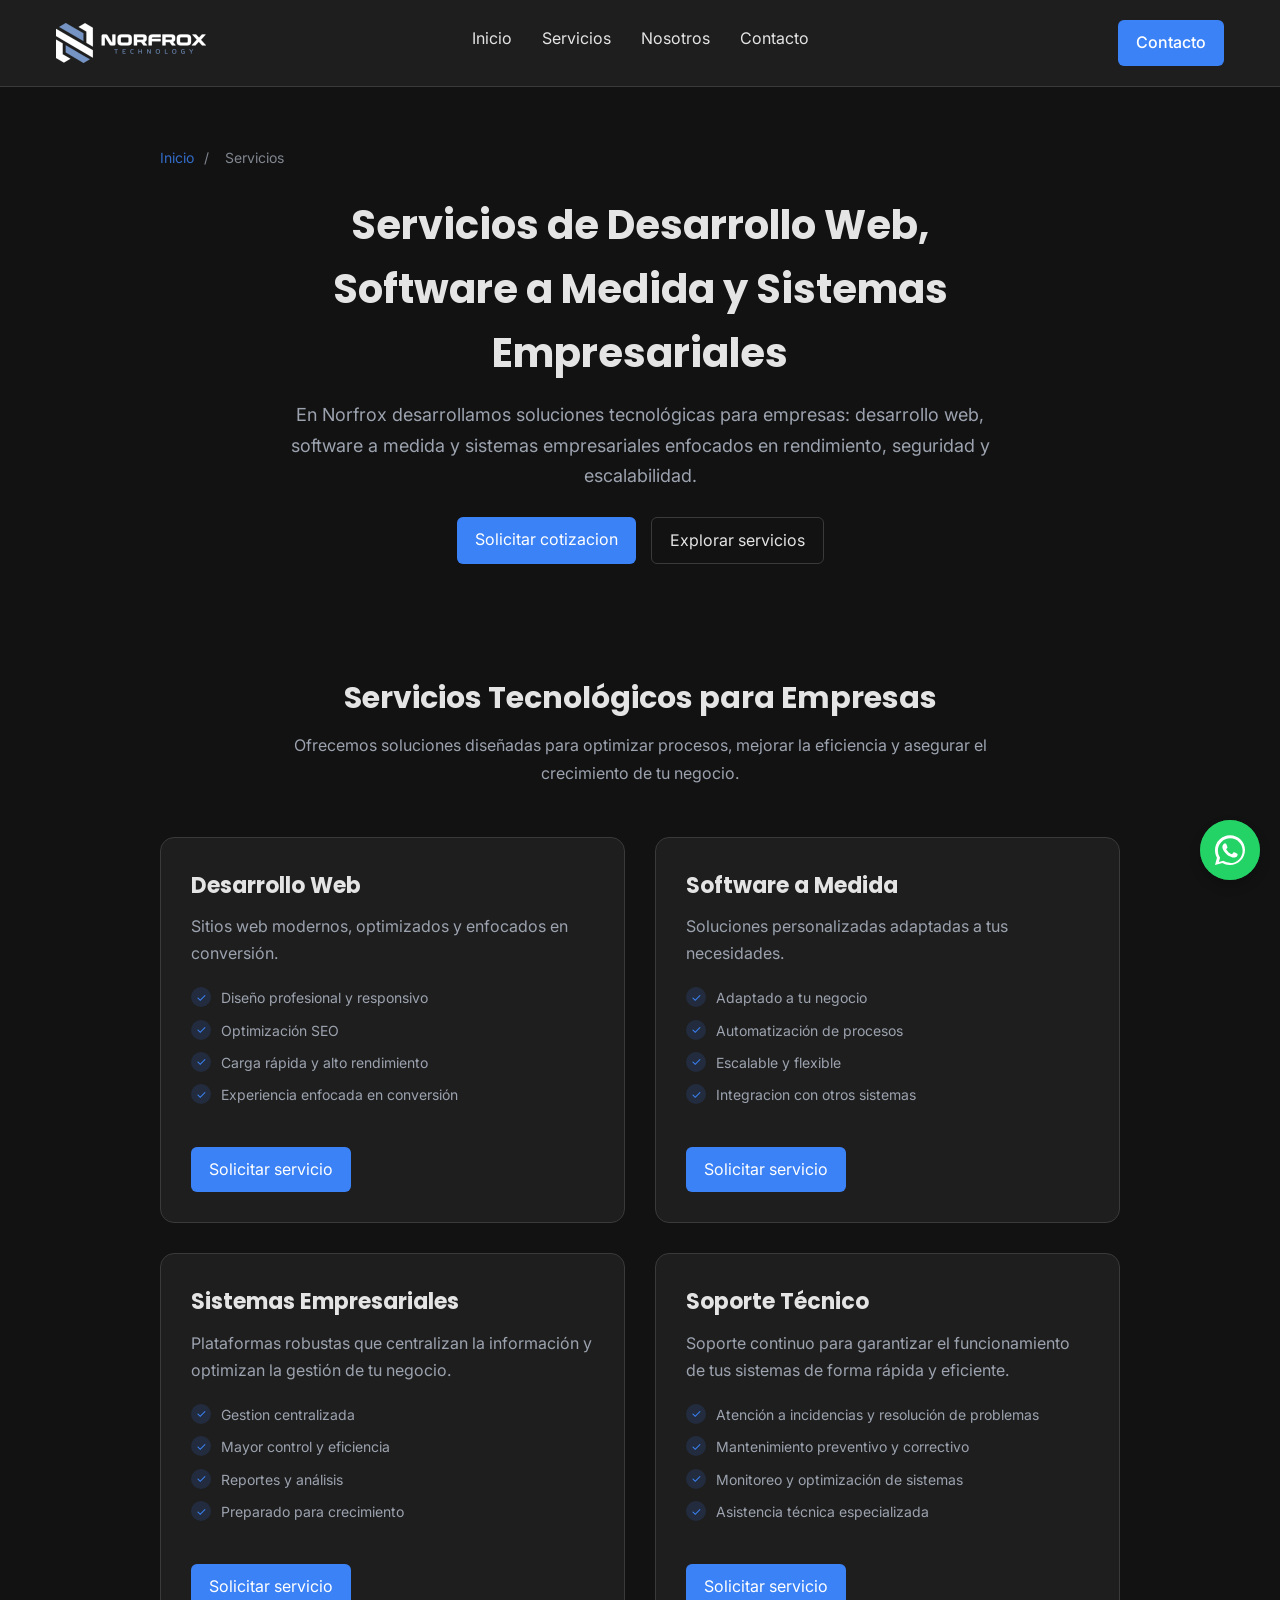
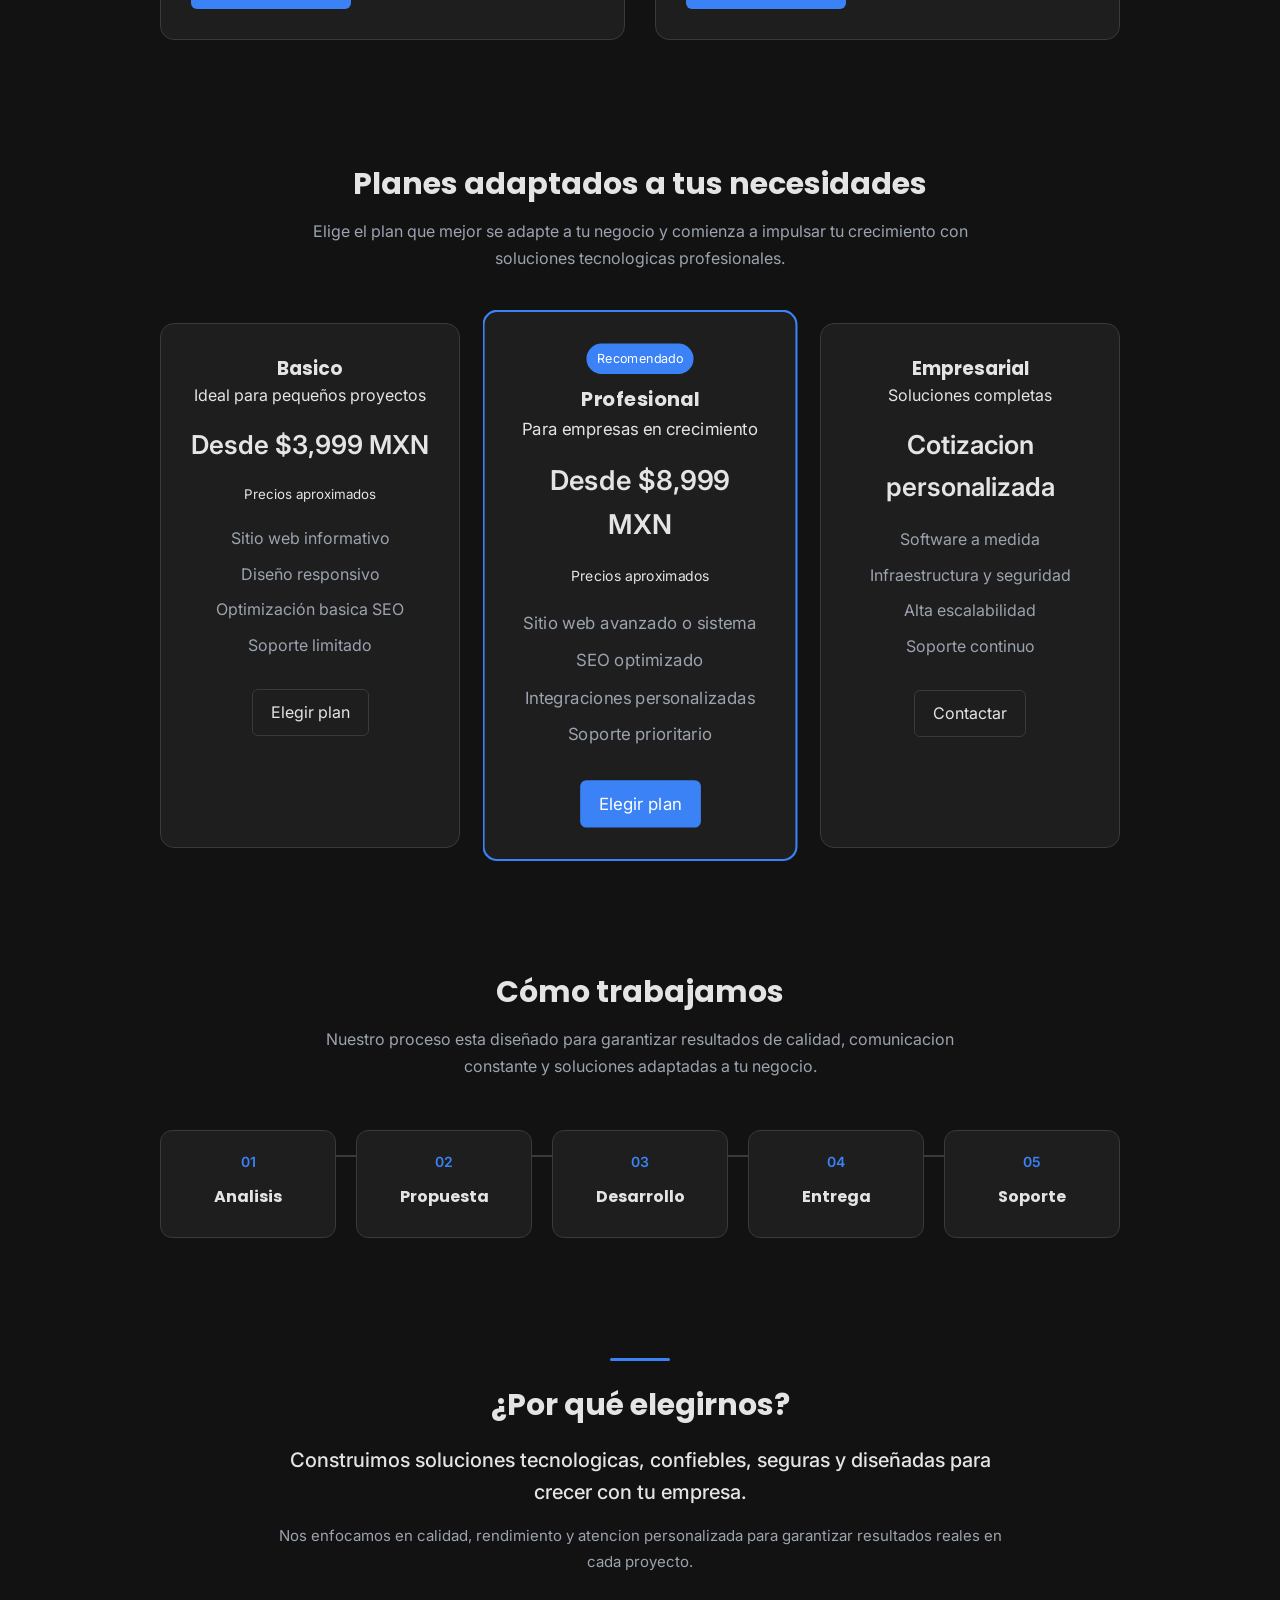
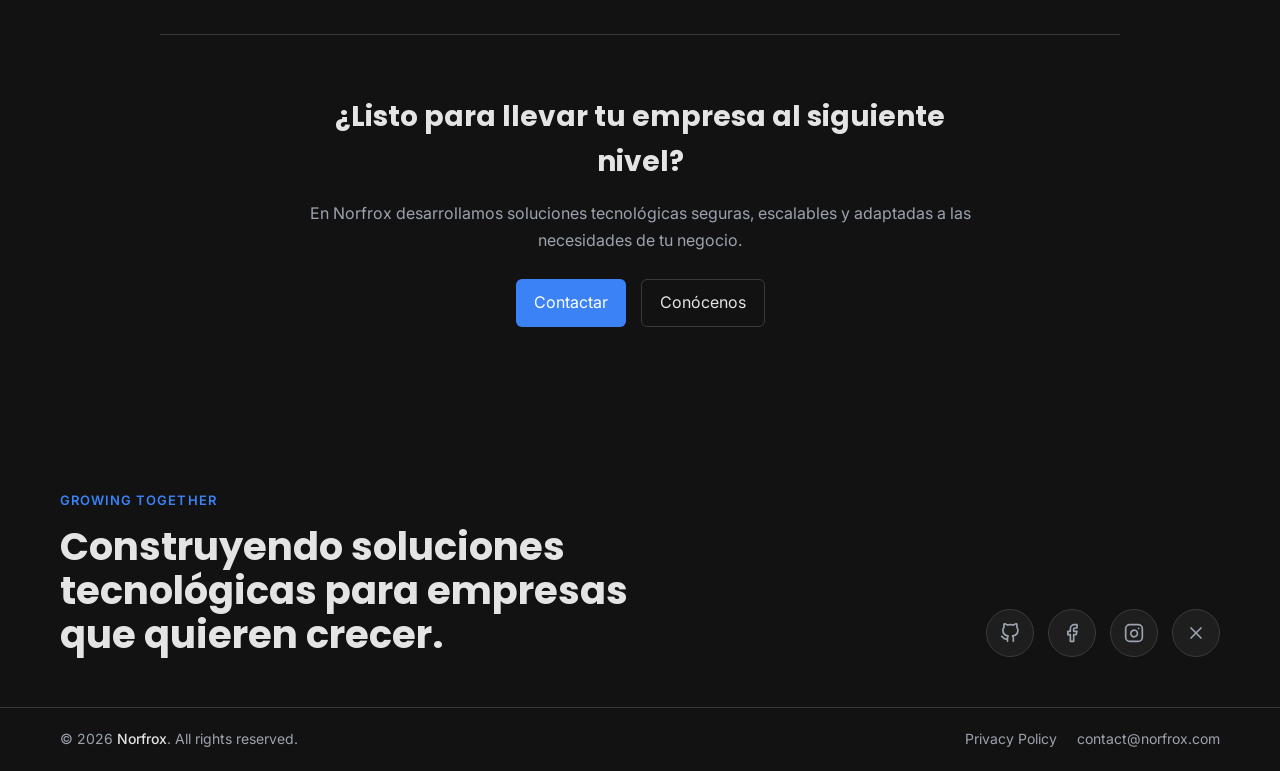
<file: servicios.html>
<!DOCTYPE html>
<html lang="es">
<head>
    <meta charset="UTF-8">
    <meta name="viewport" content="width=device-width, initial-scale=1.0">
    
    <meta name="description" content="Servicios de desarrollo web, software a medida, sistemas empresariales y soporte técnico en México. Soluciones seguras, escalables y optimizadas para tu negocio.">

    <link rel="icon" href="/favicon.ico" sizes="any">
    <link rel="icon" type="image/png" sizes="16x16" href="/assets/icons/favicon-16x16.png">
    <link rel="icon" type="image/png" sizes="32x32" href="/assets/icons/favicon-32x32.png">
    <link rel="apple-touch-icon" sizes="180x180" href="/assets/icons/apple-touch-icon.png">
    <link rel="icon" type="image/png" sizes="192x192" href="/assets/icons/android-chrome-192x192.png">
    <link rel="icon" type="image/png" sizes="512x512" href="/assets/icons/android-chrome-512x512.png">
    <link rel="manifest" href="/assets/icons/site.webmanifest">
    <meta name="theme-color" content="#ffffff">

    <link href="https://fonts.googleapis.com/css2?family=Inter:wght@300;400;500;600&family=Poppins:wght@500;600;700&display=swap" rel="stylesheet">
    <link rel="canonical" href="https://www.norfrox.com/servicios">
    <link rel="stylesheet" href="css/style.css?v=1.32">

    <title>Servicios de Desarrollo Web, Software y Sistemas | Norfrox</title>
</head>
<body>
    
    <header>

        <nav class="navbar">

            <div class="container navbar-content">

                <div class="nav-left">
                    <a href="/" class="logo" title="Norfrox desarrollo web y software"><img src="/assets/images/logo.png" alt="Norfrox logo" class="logo-img"></a>
                </div>

                <div class="nav-center">
                    <ul class="nav-links">
                        <li><a href="/" class="js-nav-link">Inicio</a></li>
                        <li><a href="/servicios" class="js-nav-link">Servicios</a></li>
                        <li><a href="/nosotros" class="js-nav-link">Nosotros</a></li>
                        <li><a href="/contacto" class="js-nav-link">Contacto</a></li>
                    </ul>
                </div>

                <div class="nav-right">
                    <a href="/contacto" class="btn-contact">Contacto</a>

                    <button class="menu-toggle js-menu-toggle">
                        <span></span>
                        <span></span>
                        <span></span>
                    </button>

                </div>

            </div>

        </nav>

    </header>

    <main class="container container-spacer">

        <nav class="breadcrumb" aria-label="breadcrumb">
            <a href="/">Inicio</a>
            <span>/</span>
            <span>Servicios</span>
        </nav>

        <section class="services-hero-alt fadeup-animation">

            <div class="hero-center">
                <h1>
                    Servicios de Desarrollo Web, Software a Medida y Sistemas Empresariales
                </h1>

                <p>
                    En Norfrox desarrollamos soluciones tecnológicas para empresas: 
                    desarrollo web, software a medida y sistemas empresariales enfocados 
                    en rendimiento, seguridad y escalabilidad.
                </p>

                <div class="hero-actions">
                    <a href="/contacto" class="btn-primary">Solicitar cotizacion</a>
                    <a href="#servicios" class="btn-secondary">Explorar servicios</a>
                </div>

            </div>

        </section>

        <section class="services-detail fadeup-animation">
            <div class="services-header">
                <h2>Servicios Tecnológicos para Empresas</h2>
                <p>
                    Ofrecemos soluciones diseñadas para optimizar procesos,
                    mejorar la eficiencia y asegurar el crecimiento de tu negocio.
                </p>

            </div>

            <div class="services-list">
                <article class="service-detail-card">
                    <h3>Desarrollo Web</h3>
                    <p>
                        Sitios web modernos, optimizados y enfocados en conversión.
                    </p>

                    <ul>
                        <li>Diseño profesional y responsivo</li>
                        <li>Optimización SEO</li>
                        <li>Carga rápida y alto rendimiento</li>
                        <li>Experiencia enfocada en conversión</li>
                    </ul>

                    <a href="/contacto" class="btn-primary" title="SSolicitar desarrollo web profesional">Solicitar servicio</a>

                </article>

                <article class="service-detail-card">
                    <h3>Software a Medida</h3>
                    <p>
                        Soluciones personalizadas adaptadas a tus necesidades.
                    </p>

                    <ul>
                        <li>Adaptado a tu negocio</li>
                        <li>Automatización de procesos</li>
                        <li>Escalable y flexible</li>
                        <li>Integracion con otros sistemas</li>
                    </ul>

                    <a href="/contacto" class="btn-primary" title="Solicitar software a medida">Solicitar servicio</a>

                </article>

                <article class="service-detail-card">
                    <h3>Sistemas Empresariales</h3>
                    <p>
                        Plataformas robustas que centralizan la información
                        y optimizan la gestión de tu negocio.
                    </p>

                    <ul>
                        <li>Gestion centralizada</li>
                        <li>Mayor control y eficiencia</li>
                        <li>Reportes y análisis</li>
                        <li>Preparado para crecimiento</li>
                    </ul>

                    <a href="/contacto" class="btn-primary" title="Solicitar servicio de desarrollo web o software">Solicitar servicio</a>

                </article>

                <article class="service-detail-card">
                    <h3>Soporte Técnico</h3>
                    <p>
                        Soporte continuo para garantizar el funcionamiento
                        de tus sistemas de forma rápida y eficiente.
                    </p>

                    <ul>
                        <li>Atención a incidencias y resolución de problemas</li>
                        <li>Mantenimiento preventivo y correctivo</li>
                        <li>Monitoreo y optimización de sistemas</li>
                        <li>Asistencia técnica especializada</li>
                    </ul>

                    <a href="/contacto" class="btn-primary" title="Solicitar soporte técnico"">Solicitar servicio</a>

                </article>

            </div>
        </section>

        <section class="pricing fadeup-animation">
             
            <div class="pricing-header">
                <h2>Planes adaptados a tus necesidades</h2>
                <p>
                    Elige el plan que mejor se adapte a tu negocio y comienza a 
                    impulsar tu crecimiento con soluciones tecnologicas profesionales.
                </p>
            </div>

            <div class="pricing-grid">
                <div class="pricing-card">
                    <h3>Basico</h3>
                    <p class="pricing-desc">Ideal para pequeños proyectos</p>
                    <div class="price">Desde $3,999 MXN</div>
                    <small>Precios aproximados</small>
                    <ul>
                        <li>Sitio web informativo</li>
                        <li>Diseño responsivo</li>
                        <li>Optimización basica SEO</li>
                        <li>Soporte limitado</li>
                    </ul>

                    <a href="/contacto" class="btn-secondary" title="Solicitar servicio de desarrollo web o software">Elegir plan</a>
                </div>

                <div class="pricing-card featured">
                    <span class="badge">Recomendado</span>
                    
                    <h3>Profesional</h3>
                    <p class="pricing-desc">Para empresas en crecimiento</p>

                    <div class="price">Desde $8,999 MXN</div>
                    <small>Precios aproximados</small>

                    <ul>
                        <li>Sitio web avanzado o sistema</li>
                        <li>SEO optimizado</li>
                        <li>Integraciones personalizadas</li>
                        <li>Soporte prioritario</li>
                    </ul>

                    <a href="/contacto" class="btn-primary" title="Solicitar servicio de desarrollo web o software">Elegir plan</a>

                </div>

                <div class="pricing-card">

                    <h3>Empresarial</h3>
                    <p class="pricing-desc">Soluciones completas</p>

                    <div class="price">Cotizacion personalizada</div>

                    <ul>
                        <li>Software a medida</li>
                        <li>Infraestructura y seguridad</li>
                        <li>Alta escalabilidad</li>
                        <li>Soporte continuo</li>
                    </ul>

                    <a href="/contacto" class="btn-secondary" title="Solicitar servicio de desarrollo web o software">Contactar</a>

                </div>

            </div>


            </div>

        </section>

        <section class="process fadeup-animation">
            <div class="process-header">
                <h2>Cómo trabajamos</h2>
                <p>
                    Nuestro proceso esta diseñado para garantizar resultados de calidad, 
                    comunicacion constante y soluciones adaptadas a tu negocio.
                </p>
            </div>

            <div class="process-steps">

                <div class="process-step">
                    <div class="step-number">01</div>
                    <h3>Analisis</h3>
                    <div class="step-content">
                        <p>
                            Entendemos tus necesidades, objetivos y procesos para definir 
                            la mejor solucion tecnologica.
                        </p>
                    </div>
                </div>

                <div class="process-step">
                    <div class="step-number">02</div>
                    <h3>Propuesta</h3>
                    <div class="step-content">
                        <p>
                            Diseñamos una propuesta clara con alcance, tiempos y tecnológicas 
                            adecuadas para tu proyecto.
                        </p>
                    </div>

                </div>  

                <div class="process-step">
                    <div class="step-number">03</div>
                    <h3>Desarrollo</h3>
                    <div class="step-content">
                        <p>
                            Construimos la solucion utilizando buenas practicas, 
                            codigo limpio y arquitectura escalable.
                        </p>
                    </div>
                </div>

                <div class="process-step">
                    <div class="step-number">04</div>
                    <h3>Entrega</h3>
                    <div class="step-content">
                        <p>
                            Realizamos pruebas, validaciones y entregamos una solucion 
                            lista para operar.
                        </p>
                    </div>
                </div>

                <div class="process-step">
                    <div class="step-number">05</div>
                    <h3>Soporte</h3>
                    <div class="step-content">
                        <p>
                            Acompañamos tu proyecto con soporte técnico continuo y mejoras 
                            para asegurar su crecimiento.
                        </p>
                    </div>
                </div>

            </div>

        </section>

        <section class="benefits fadeup-animation">
            <div class="benefits-content">
                <h2>¿Por qué elegirnos?</h2>
                <p class="benefits-main">
                    Construimos soluciones tecnologicas, confiebles, seguras y 
                    diseñadas para crecer con tu empresa.
                </p>

                <p class="benefits-sub">
                    Nos enfocamos en calidad, rendimiento y atencion personalizada 
                    para garantizar resultados reales en cada proyecto.
                </p>

            </div>
        </section>

        <section class="cta linear-separator fadeup-animation">
            <div class="cta-content">
                <h2>¿Listo para llevar tu empresa al siguiente nivel?</h2>

                <p>
                    En Norfrox desarrollamos soluciones tecnológicas seguras, escalables y adaptadas
                    a las necesidades de tu negocio.
                </p>

                <div class="cta-actions">
                    <a href="/contacto" class="btn-primary" title="Solicitar servicio de desarrollo web o software">Contactar</a>
                    <a href="/nosotros" class="btn-secondary" title="Conoce más sobre Norfrox">Conócenos</a>
                </div>

            </div>
        </section>

    </main>

    <footer class="footer">

        <div class="container footer-top">

            <div class="footer-top-left">
                <span class="footer-label">Growing Together</span>

                <h2>
                    Construyendo soluciones tecnológicas para empresas que quieren crecer.
                </h2>

            </div>

            <div class="footer-social">

                <a 
                    href="https://github.com/Norfrox-Systems"
                    target="_blank"
                    rel="noopener noreferrer"
                    aria-label="GitHub">

                    <svg xmlns="http://www.w3.org/2000/svg" width="20" height="20"
                        viewBox="0 0 24 24" fill="none" stroke="currentColor"
                        stroke-width="2" stroke-linecap="round" stroke-linejoin="round">

                        <path d="M9 19c-5 1.5-5-2.5-7-3m14 
                        6v-3.87a3.37 3.37 0 0 0-.94-2.61c3.14-.35 
                        6.44-1.54 6.44-7A5.44 5.44 0 0 0 20 
                        4.77 5.07 5.07 0 0 0 19.91 1S18.73.65 
                        16 2.48a13.38 13.38 0 0 0-7 0C6.27.65 
                        5.09 1 5.09 1A5.07 5.07 0 0 0 5 
                        4.77a5.44 5.44 0 0 0-1.5 3.78c0 
                        5.42 3.3 6.61 6.44 7A3.37 3.37 
                        0 0 0 9 18.13V22"/>

                    </svg>
                </a>

                <a 
                    href="https://facebook.com/"
                    target="_blank"
                    rel="noopener noreferrer"
                    aria-label="Facebook">

                    <svg xmlns="http://www.w3.org/2000/svg" width="20" height="20"
                        viewBox="0 0 24 24" fill="none" stroke="currentColor"
                        stroke-width="2" stroke-linecap="round" stroke-linejoin="round">

                        <path d="M18 2h-3a5 5 0 0 0-5 5v3H7v4h3v8h4v-8h3l1-4h-4V7a1 1 0 0 1 1-1h3z"/>

                    </svg>
                </a>

                <a 
                    href="https://instagram.com/"
                    target="_blank"
                    rel="noopener noreferrer"
                    aria-label="Instagram">

                    <svg xmlns="http://www.w3.org/2000/svg" width="20" height="20"
                        viewBox="0 0 24 24" fill="none" stroke="currentColor"
                        stroke-width="2" stroke-linecap="round" stroke-linejoin="round">

                        <rect x="2" y="2" width="20" height="20" rx="5" ry="5"/>
                        <path d="M16 11.37a4 4 0 1 1-2.63-2.63 
                        4 4 0 0 1 2.63 2.63z"/>
                        <line x1="17.5" y1="6.5" x2="17.51" y2="6.5"/>

                    </svg>
                </a>

                <a 
                    href="https://x.com/"
                    target="_blank"
                    rel="noopener noreferrer"
                    aria-label="X">

                    <svg xmlns="http://www.w3.org/2000/svg" width="20" height="20"
                        viewBox="0 0 24 24" fill="none" stroke="currentColor"
                        stroke-width="2" stroke-linecap="round" stroke-linejoin="round">

                        <path d="M18 6 6 18"/>
                        <path d="m6 6 12 12"/>

                    </svg>
                </a>

            </div>

        </div>

        <div class="footer-divider"></div>

        <div class="container footer-content">
                
            <div class="footer-left">
                <p>© 2026 <a href="https://www.norfrox.com">Norfrox</a>. All rights reserved.</p>
            </div>

            <div class="footer-right">
                <a href="/privacidad">Privacy Policy</a>
                <a href="mailto:contact@norfrox.com">contact@norfrox.com</a>
             </div>

        </div>

    </footer>

    <div class="whatsapp-container">
        <span class="whatsapp-tooltip">¿Necesitas ayuda?</span>
        <a 
            href="https://wa.me/5214495395074?text=Hola,%20me%20gustaria%20solicitar%20informacion%20sobre%20sus%20servicios."
            class="whatsapp-float"
            target="_blank"
            aria-label="Chat en WhatsApp">
            <svg xmlns="http://www.w3.org/2000/svg" viewBox="0 0 32 32">
                <path fill="white" d="M16 .396C7.163.396 0 7.558 0 16.396c0 2.89.76 5.6 2.086 7.945L0 32l7.84-2.056A15.93 15.93 0 0016 32c8.837 0 16-7.163 16-16.004C32 7.558 24.837.396 16 .396zm0 29.272a13.21 13.21 0 01-6.725-1.835l-.482-.287-4.653 1.22 1.24-4.54-.314-.468a13.16 13.16 0 01-2.02-7.063c0-7.292 5.93-13.222 13.22-13.222 7.29 0 13.22 5.93 13.22 13.222 0 7.292-5.93 13.222-13.22 13.222zm7.29-9.894c-.4-.2-2.366-1.166-2.732-1.3-.366-.134-.634-.2-.902.2-.268.4-1.036 1.3-1.27 1.566-.234.268-.468.3-.868.1-.4-.2-1.688-.622-3.214-1.984-1.188-1.06-1.99-2.37-2.222-2.77-.234-.4-.024-.616.176-.816.18-.178.4-.468.6-.702.2-.234.268-.4.4-.668.134-.268.066-.5-.034-.7-.1-.2-.902-2.168-1.236-2.968-.326-.782-.658-.676-.902-.688l-.768-.014c-.268 0-.7.1-1.068.5s-1.4 1.366-1.4 3.332c0 1.966 1.434 3.868 1.634 4.134.2.268 2.822 4.31 6.834 6.038.954.41 1.698.656 2.278.84.958.304 1.83.262 2.52.16.768-.114 2.366-.966 2.7-1.9.334-.934.334-1.734.234-1.9-.1-.166-.366-.268-.768-.468z"/>
            </svg>
        </a>
    </div>

    <script src="js/script.js?v=1.4"></script>
    <script type="application/ld+json">
    {
        "@context": "https://schema.org",
        "@type": "Organization",
        "name": "Norfrox",
        "url": "https://www.norfrox.com",
        "logo": "https://www.norfrox.com/assets/images/logo.png",
        "contactPoint": {
            "@type": "ContactPoint",
            "telephone": "+52 449 539 5074",
            "contactType": "customer service"
        }
    }
    </script>

</body>
</html>
</file>
<file: css/style.css>
:root{
    --bg-main:#121212;
    --bg-secondary:#1E1E1E;
    --border:#3A3A3A;

    --brand:#3B82F6;
    --brand-alt:#2563EB;

    --text:#E4E4E4;
    --text-secondary:#9CA3AF;
}

*{
    margin: 0;
    padding: 0;
    box-sizing: border-box;
}

body{
    font-family: 'Inter', sans-serif;
    background: var(--bg-main);
    color: var(--text);
    line-height: 1.6;
}

h1, h2, h3 {
    font-family: 'Poppins', sans-serif;
}

.container{
    width: 100%;
    max-width: 1200px;
    margin: 0 auto;
    padding: 0 20px;
}

.container-spacer{
    padding: 60px 20px;
    max-width: 1000px;
}

.breadcrumb{
    font-size: 14px;
    margin-bottom: 24px;
    color: var(--text-secondary);
    opacity: 0.8;
}

.breadcrumb a{
    color: var(--brand);
    text-decoration: none;
    transition: color 0.3s ease;
}

.breadcrumb a:hover{
    color: var(--brand);
}

.breadcrumb span{
    margin: 0 6px;
}

.linear-separator{
    border-top: 1px solid var(--border);
}

.fadeup-animation{
    animation: fadeUp 0.8s ease forwards;
}

@media (max-width: 768px){
    .container{
        padding: 0 16px;
    }

    .container-spacer{
        padding: 40px;
        max-width: 100%;
    }

    .breadcrumb{
        font-size: 13px;
        margin-bottom: 16px;
    }
}

/* Navbar */

.navbar{
    background: var(--bg-secondary);
    border-bottom: 1px solid var(--border);
}

.navbar-content{
    display: grid;
    grid-template-columns: 1fr auto 1fr;
    align-items: center;
    padding: 20px 16px;
}

.nav-left{
    justify-self: start;
}

.nav-center{
    z-index: 999;
}

.nav-right{
    display: flex;
    align-items: center;
    gap: 20px;
    justify-self: end;
}

.logo{
    font-size: 20px;
    font-weight: 600;
    color: var(--text);
    text-decoration: none;
}

.logo-img{
    height: 40px;
    width: auto;
    display: block;
}

.nav-links{
    display: flex;
    list-style: none;
    gap: 30px;
}

.nav-links a{
    position: relative;
    color: var(--text);
    text-decoration: none;
    padding-bottom: 8px;
    display: inline-block;
    transition: all 0.3s ease;
}

.nav-links a:hover{
    color: var(--brand);
    transform: translateY(-2px);
}

.nav-links a::after{
    content: "";
    position: absolute;
    left: 50%;
    bottom: 0;
    width: 0%;
    height: 2px;
    background: linear-gradient(
        90deg,
        #3B82F6,
        #2563EB,
        #1D4ED8
    );
    transition: all 0.3s ease;
    transform: translateX(-50%);
}

.nav-links a:hover::after,
.nav-links a.active::after{
    width: 100%;
}

.btn-contact{
    background: var(--brand);
    padding: 10px 18px;
    border-radius: 6px;
    color: white;
    text-decoration: none;
    font-weight: 500;
    display: inline-block;
    transition: all 0.3s ease;
}

.btn-contact:hover{
    background: var(--brand-alt);
    transform: translateY(-2px);
    box-shadow: 0 8px 20px rgba(59, 130, 246, 0.3);
}

.btn-contact:active{
    transform: translateY(0px);
    box-shadow: 0 4px 10px rgba(59, 130, 246, 0.2);
}

.menu-toggle{
    display: none;
    flex-direction: column;
    gap: 4px;
    background: none;
    border: none;
    cursor: pointer;
}

.menu-toggle span{
    width: 25px;
    height: 2px;
    background: var(--text);
    display: block;
}

@media (max-width: 768px){
    .navbar-content{
        grid-template-columns: auto 1fr;
    }

    .nav-center{
        position: absolute;
        top: 80px;
        left: 0;
        width: 100%;
        background: var(--bg-secondary);
        border-top: 1px solid var(--border);
        display: none;
    }

    .nav-center.active{
        display: block;
    }

    .nav-links{
        flex-direction: column;
        padding: 20px;
        gap: 20px;
    }

    .btn-contact{
        display: none;
    }

    .menu-toggle{
        display: flex;
    }
}

/* Navbar End */

/* Footer */

.footer-divider{
    width: 100%;
    height: 1px;
    background: var(--border);
    margin: 40px 0 20px;
}

.footer{
    padding: 40px 0 20px;
    background: var(--bg-main);
}

.footer-top{
    display: flex;
    justify-content: space-between;
    align-items: flex-end;
    gap: 30px;
    padding-bottom: 10px;
}

.footer-top-left{
    max-width: 620px;
}

.footer-label{
    display: inline-block;
    margin-bottom: 14px;

    font-size: 13px;
    font-weight: 600;
    letter-spacing: .08em;
    text-transform: uppercase;

    color: var(--brand);
}

.footer-top-left h2{
    font-size: clamp(1.8rem, 3vw, 2.8rem);
    line-height: 1.15;
    color: var(--text);
}

.footer-social{
    display: flex;
    align-items: center;
    gap: 14px;
}

.footer-social a{
    width: 48px;
    height: 48px;

    display: flex;
    align-items: center;
    justify-content: center;

    border-radius: 50%;
    border: 1px solid var(--border);

    color: var(--text-secondary);
    background: var(--bg-secondary);

    transition: all .3s ease;
}

.footer-social a:hover{
    transform: translateY(-4px);

    border-color: var(--brand);

    color: white;
    background: var(--brand);

    box-shadow: 0 10px 30px rgba(59, 130, 246, .25);
}

.footer-content{
    display: flex;
    justify-content: space-between;
    align-items: center;
    gap: 20px;
}

.footer-left p{
    color: var(--text-secondary);
    font-size: 14px;
}

.footer-left a{
    color: var(--text);
    text-decoration: none;
    font-weight: 500;
    transition: color 0.3s ease;
}

.footer-left a:hover{
    color: var(--brand);
}

.footer-right{
    display: flex;
    gap: 20px;
}

.footer-right a{
    color: var(--text-secondary);
    text-decoration: none;
    font-size: 14px;
    transition: color 0.3s ease;
}

.footer-right a:hover{
    color: var(--brand);
    text-decoration: underline;
}

@media (max-width: 480px){

    .footer{
        padding: 28px 0 18px;
    }

    .footer-top{
        gap: 22px;
    }

    .footer-top-left h2{
        font-size: 1.55rem;
    }

    .footer-social{
        gap: 10px;
    }

    .footer-social a{
        width: 42px;
        height: 42px;
    }

    .footer-right{
        flex-direction: column;
        gap: 10px;
    }

}

@media (max-width: 768px){
    .footer{
        padding: 32px 40px 40px;
    }

    .footer-top{
        align-items: center;
        text-align: center;
        gap: 28px;

        padding-bottom: 24px;
    }

    .footer-top-left{
        width: 100%;
    }

    .footer-label{
        font-size: 12px;
        margin-bottom: 12px;
    }

    .footer-top-left h2{
        font-size: clamp(1.7rem, 7vw, 2.3rem);
        line-height: 1.2;
        margin: 0 auto;
    }

    .footer-social{
        width: 100%;
        justify-content: center;
        gap: 12px;
        flex-wrap: wrap;
    }

    .footer-social a{
        width: 44px;
        height: 44px;
    }

    .footer-divider{
        margin-bottom: 18px;
    }

    .footer-content{
        flex-direction: column;
        justify-content: center;
        align-items: center;

        text-align: center;
        gap: 16px;
    }

    .footer-left p{
        font-size: 13px;
        line-height: 1.7;
    }

    .footer-right{
        flex-direction: row;
        justify-content: center;
        flex-wrap: wrap;
        gap: 14px;
    }

    .footer-right a{
        font-size: 13px;
    }

}

@media (max-width: 1024px){

    .footer-top{
        flex-direction: column;
        align-items: flex-start;
        gap: 24px;
    }

    .footer-top-left{
        max-width: 100%;
    }

    .footer-top-left h2{
        max-width: 700px;
    }

}

/* Footer End */

/* Wts Float*/

.whatsapp-container {
    position: fixed;
    bottom: 20px;
    right: 20px;
    z-index: 1000;
}

.whatsapp-float {
    width: 60px;
    height: 60px;
    background-color: #25D366;
    border-radius: 50%;
    display: flex;
    align-items: center;
    justify-content: center;
    box-shadow: 0 6px 12px rgba(0,0,0,0.2);
    cursor: pointer;
    text-decoration: none;
    opacity: 0;
    transform: scale(0.8);
    animation: fadeIn 0.5s ease-out 0.5s forwards;
}

.whatsapp-float svg {
    width: 30px;
    height: 30px;
}

.whatsapp-float:hover {
    transform: scale(1.1);
}

.whatsapp-float::after {
    content: "";
    position: absolute;
    width: 60px;
    height: 60px;
    border-radius: 50%;
    background-color: #25D366;
    opacity: 0.5;
    z-index: -1;
    animation: pulse 2s infinite;
}

.whatsapp-tooltip {
    position: absolute;
    right: 70px;
    bottom: 50%;
    transform: translateY(50%);
    background-color: #333;
    color: #fff;
    padding: 8px 12px;
    border-radius: 8px;
    font-size: 14px;
    white-space: nowrap;
    opacity: 0;
    pointer-events: none;
    transition: opacity 0.3s ease;
}

.whatsapp-tooltip::after {
    content: "";
    position: absolute;
    right: -6px;
    top: 50%;
    transform: translateY(-50%);
    border-width: 6px;
    border-style: solid;
    border-color: transparent transparent transparent #333;
}

.whatsapp-container:hover .whatsapp-tooltip {
    opacity: 1;
}


@keyframes pulse {
    0% {
        transform: scale(1);
        opacity: 0.5;
    }
    70% {
        transform: scale(1.6);
        opacity: 0;
    }
    100% {
        transform: scale(1);
        opacity: 0;
    }
}

@keyframes fadeIn {
    to {
        opacity: 1;
        transform: scale(1);
    }
}

/* Wts Float End*/

/* Home */

.hero-home{
    position: relative;
    width: 100%;
    min-height: 92vh;
    display: flex;
    align-items: center;
    background: url('/assets/images/hero-home-bg.webp') center center / cover no-repeat;
}

.hero-overlay{
    position: absolute;
    inset: 0;
    background: linear-gradient(
        90deg,
        rgba(4, 10, 24, 0.92) 0%,
        rgba(4, 10, 24, 0.82) 40%,
        rgba(4, 10, 24, 0.55) 100%
    );
    z-index: 1;
}

.hero-content{
    position: relative;
    z-index: 2;
    width: 100%;
}

.hero-text{
    max-width: 720px;
    padding: 4rem 0;
}

.hero-eyebrow{

    display: inline-block;
    margin-bottom: 1rem;
    font-size: 0.95rem;
    font-weight: 500;
    color: #4da3ff;
    letter-spacing: 0.04em;
}

.hero-home h1{
    font-size: clamp(2.8rem, 5vw, 5rem);
    line-height: 1.05;
    font-weight: 700;
    color: #fff;
    max-width: 680px;
    margin-bottom: 1.5rem;
}

.hero-home p {
    font-size: 1.1rem;
    line-height: 1.8;
    color: rgba(255, 255, 255, 0.82);
    max-width: 620px;
    margin-bottom: 2rem;
}

.hero-actions {
    display: flex;
    gap: 1rem;
    flex-wrap: wrap;
    margin-bottom: 2rem;
}

.hero-trust {
    display: flex;
    gap: 0.75rem;
    flex-wrap: wrap;
    font-size: 0.95rem;
    color: rgba(255, 255, 255, 0.68);
}

.home-services{
    padding: 100px 20px;
}

.services-intro{
    max-width: 760px;
    margin-bottom: 4rem;
}

.section-tag{
    display: inline-block;
    font-size: .85rem;
    font-weight: 600;
    text-transform: uppercase;
    letter-spacing: .08em;
    color: var(--brand);
    margin-bottom: 1rem;
}

.services-intro h2{
    font-size: clamp(2rem, 4vw, 3rem);
    line-height: 1.1;
    margin-bottom: 1rem;
}

.services-intro p{
    font-size: 1.05rem;
    color: var(--text-secondary);
    max-width: 620px;
}

.services-stack{
    display: flex;
    flex-direction: column;
    gap: 1.5rem;
}

.service-panel{
    display: grid;
    grid-template-columns: 80px 1fr;
    gap: 2rem;
    padding: 2rem 0;
    border-top: 1px solid rgba(255, 255, 255, .08);
    transition: all .3s ease;
}

.service-panel:last-child{
    border-bottom: 1px solid rgba(255, 255, 255, .08);
}

.service-panel:hover {
    transform: translateX(8px);
}

.service-number{
    font-size: 1.5rem;
    font-weight: 700;
    color: var(--brand-alt);
    line-height: 1;
}

.service-body h3{
    font-size: 1.5rem;
    margin-bottom: .75rem;
}

.service-body p{
    color: var(--text-secondary);
    margin-bottom: 1rem;
    max-width: 650px;
}

.service-body ul{
    display: flex;
    flex-wrap: wrap;
    gap: .75rem 1.5rem;
    list-style: none;
    padding: 0;
    margin: 0;
}

.service-body ul li{
    position: relative;
    padding-left: 1rem;
    color: var(--text);
    font-size: .95rem;
}

.service-body ul li::before{
    content: "";
    width: 6px;
    height: 6px;
    border-radius: 50%;
    background: var(--text);
    position: absolute;
    left: 0;
    top: .5rem;
}

.services-cta{
    margin-top: 3rem
}

.why-us{
    padding-top: 3rem;
    padding-bottom: 3rem;
}

.why-us-header{
    max-width: 720px;
    margin-bottom: 3rem;
}

.why-us-header h2{
    margin-bottom: 1rem;
}

.why-us-header p{
    color: var(--text-muted);
    line-height: 1.7;
}

.why-layout{
    display: grid;
    grid-template-columns: 1.15fr .85fr;
    gap: 1.5rem;
    align-items: stretch;
}

.why-featured{
    background:
        radial-gradient(circle at top right, rgba(255,255,255,.06), transparent 35%),
        var(--bg-secondary);
    border: 1px solid var(--border);
    border-radius: 28px;
    padding: 2.5rem;
    position: relative;
    overflow: hidden;
}

.why-badge{
    display: inline-flex;
    padding: .45rem .85rem;
    border-radius: 999px;
    background: rgba(255,255,255,.06);
    border: 1px solid var(--border);
    font-size: .8rem;
    margin-bottom: 1.25rem;
}

.why-featured h3{
    font-size: clamp(1.8rem, 3vw, 2.8rem);
    line-height: 1.15;
    margin-bottom: 1rem;
    max-width: 90%;
}

.why-featured p{
    color: var(--text-muted);
    line-height: 1.8;
    max-width: 90%;
}

.why-featured-stats{
    display: grid;
    grid-template-columns: repeat(2, 1fr);
    gap: 1rem;
    margin-top: 2rem;
}

.why-featured-stats div{
    padding-top: 1rem;
    border-top: 1px solid var(--border);
}

.why-featured-stats strong{
    display: block;
    font-size: 1rem;
    margin-bottom: .35rem;
}

.why-featured-stats span{
    color: var(--text-muted);
    font-size: .92rem;
    line-height: 1.6;
}

.why-grid{
    display: grid;
    grid-template-columns: 1fr 1fr;
    gap: 1.5rem;
}

.why-card{
    background: var(--bg-secondary);
    border: 1px solid var(--border);
    border-radius: 24px;
    padding: 1.75rem;
    min-height: 220px;
    transition: all .35s ease;
    position: relative;
    overflow: hidden;
}

.why-card::before{
    content: "";
    position: absolute;
    inset: 0;
    background: linear-gradient(135deg, rgba(255,255,255,.04), transparent 60%);
    opacity: 0;
    transition: opacity .35s ease;
}

.why-card:hover{
    transform: translateY(-8px);
    border-color: var(--accent);
}

.why-card:hover::before{
    opacity: 1;
}

.why-icon{
    display: inline-block;
    font-size: 2rem;
    font-weight: 700;
    color: var(--brand-alt);
    margin-bottom: 1rem;
    line-height: 1;
}

.why-card h3{
    font-size: 1.05rem;
    margin-bottom: .75rem;
}

.why-card p{
    color: var(--text-muted);
    line-height: 1.7;
    font-size: .92rem;
}

.industries{
    padding: 5rem 20px;
}

.industries-grid{
    display: flex;
    flex-wrap: wrap;
    justify-content: space-between;
    gap: 14px;
    margin-top: 2.5rem;
}

.industry-card{
    flex: 1 1 auto;
    width: fit-content;

    display: flex;
    align-items: center;
    justify-content: center;

    min-height: 58px;
    padding: 14px 22px;

    background: var(--bg-secondary);
    border: 1px solid var(--border);
    border-radius: 14px;

    color: var(--text);
    font-size: .95rem;
    font-weight: 500;
    line-height: 1.2;
    text-align: center;

    transition: all .3s ease;
    cursor: default;

    backdrop-filter: blur(8px);
}

.industry-card::before{
    content: "";
    position: absolute;
    inset: 0;
    background: linear-gradient(
        135deg,
        rgba(255, 255, 255, .05),
        transparent 60%
    );
}

.industry-card:hover{
    transform: translateY(-4px);
    border-color: var(--brand);
    background: rgba(255,255,255,.03);
    color: white;
}

.industry-card:hover::before{
    opacity: 1;
}

.industry-card h3{
    font-size: 1.05rem;
    line-height: 1.5;
    max-width: 100%;
}

.testimonials{
    padding: 5rem 0;
}

.testimonials-header{
    text-align: center;
    max-width: 760px;
    margin: 0 auto 3rem;
}

.testimonials-header h2{
    margin: 1rem 0;
}

.testimonials-header p{
    color: var(--text-muted);
    line-height: 1.7;
}

.testimonial-wrapper{
    position: relative;
    display: flex;
    align-items: center;
    justify-content: center;
}

.testimonial-track{
    width: 100%;
    max-width: 880px;
    position: relative;
    overflow: hidden;
}

.testimonial-card{
    display: none;
    background: var(--bg-secondary);
    border: 1px solid var(--border);
    border-radius: 28px;
    padding: 2.5rem;
    min-height: 320px;
    transition: all .35s ease;
}

.testimonial-card.active{
    display: block;
    animation: fadeSlide .45s ease;
}

.testimonial-top{
    display: flex;
    align-items: center;
    gap: 1rem;
    margin-bottom: 1.5rem;
}

.testimonial-logo{
    width: 72px;
    height: 72px;
    border-radius: 18px;
    background: var(--bg-primary);
    border: 1px solid var(--border);
    display: flex;
    align-items: center;
    justify-content: center;
    overflow: hidden;
    flex-shrink: 0;
}

.testimonial-logo img{
    width: 100%;
    height: auto;
    object-fit: contain;
}

.testimonial-meta h3{
    font-size: 1.15rem;
    margin-bottom: .35rem;
}

.testimonial-stars{
    font-size: 1rem;
    letter-spacing: 2px;
    color: #f5b301;
}

.testimonial-text{
    font-size: 1.05rem;
    line-height: 1.9;
    color: var(--text-muted);
    margin-bottom: 2rem;
    max-width: 90%;
    text-align: justify;
}

.testimonial-bottom{
    display: flex;
    align-items: center;
    justify-content: space-between;
    gap: 1rem;
    padding-top: 1.25rem;
    border-top: 1px solid var(--border);
}

.testimonial-bottom strong{
    font-size: .95rem;
}

.testimonial-bottom span{
    font-size: .9rem;
    color: var(--text-muted);
}

.testimonial-nav{
    position: absolute;
    top: 50%;
    transform: translateY(-50%);
    width: 52px;
    height: 52px;
    border-radius: 50%;
    border: 1px solid var(--border);
    background: var(--bg-secondary);
    color: var(--text);
    cursor: pointer;
    z-index: 10;
    transition: all .3s ease;
}

.testimonial-nav:hover{
    border-color: var(--accent);
    color: var(--accent);
    transform: translateY(-50%) scale(1.08);
}

.testimonial-nav.prev{
    left: -1.5rem;
}

.testimonial-nav.next{
    right: -1.5rem;
}

.testimonial-company{
    display: flex;
    align-items: center;
    gap: 10px;
    margin-bottom: 8px;
}

.testimonial-company h3{
    margin: 0;
}

.testimonial-link{
    display: flex;
    align-items: center;
    justify-content: center;

    width: 32px;
    height: 32px;

    border-radius: 50%;
    border: 1px solid var(--border);

    color: var(--text-secondary);

    transition: all 0.3 ease;
}

.testimonial-link:hover{
    background: var(--brand);
    border-color: var(--brand);
    color: white;

    transform: translateY(-2px);
}

@keyframes fadeSlide{
    from{
        opacity: 0;
        transform: translateY(12px);
    }
    to{
        opacity: 1;
        transform: translateY(0);
    }
}

@media (max-width: 1024px){
    .why-layout{
        grid-template-columns: 1fr;
    }

    .why-featured h3,
    .why-featured p{
        max-width: 100%;
    }

    .industries-grid{
        grid-template-columns: repeat(2, 1fr);
    }

}

@media (max-width: 768px){
    
    .hero-home{
        min-height: 78vh;
        background-position: center;
    }

    .hero-content{
        padding-top: 7rem;
        padding-bottom: 4rem;
    }

    .hero-text{
        max-width: 100%;
        padding: 2rem 0;
    }

    .hero-home h1{
        font-size: 2.5rem;
        line-height: 1.1;
        margin-bottom: 1.25rem;
    }

    .hero-home p{
        font-size: 1rem;
        line-height: 1.75;
        margin-bottom: 1.75rem;
    }

    .hero-actions{
        flex-direction: column;
        align-items: stretch;
    }

    .hero-actions a{
        width: 100%;
        text-align: center;
    }

    .hero-trust{
        gap: .5rem;
        font-size: .85rem;
        line-height: 1.6;
    }

    .home-services{
        padding: 70px 40px;
    }

    .services-intro{
        margin-bottom: 3rem;
    }

    .services-intro h2{
        line-height: 1.15;
    }

    .service-panel{
        grid-template-columns: 1fr;
        gap: 1rem;
        padding: 1.75rem 0;
    }

    .service-number{
        font-size: 1.15rem;
    }

    .service-body h3{
        font-size: 1.3rem;
    }

    .service-body p{
        font-size: .96rem;
        line-height: 1.7;
    }

    .service-body ul{
        gap: .75rem;
    }

    .service-body ul li{
        width: 100%;
    }

    .service-panel:hover{
        transform: none;
    }
    
    .why-us{
        padding-top: 1rem;
        padding-bottom: 1rem;
    }

    .why-us-header{
        margin-bottom: 2rem;
    }

    .why-us-header h2{
        line-height: 1.15;
    }

    .why-featured{
        padding: 1.5rem;
        border-radius: 22px;
    }

    .why-featured h3{
        font-size: 1.8rem;
        line-height: 1.2;
    }

    .why-featured p{
        line-height: 1.75;
        font-size: .97rem;
    }

    .why-featured-stats{
        gap: .75rem;
        margin-top: 1.5rem;
    }

    .why-card{
        padding: 1.5rem;
        border-radius: 20px;
    }

    .why-card h3{
        font-size: 1rem;
    }

    .why-card p{
        font-size: .92rem;
        line-height: 1.65;
    }

    .why-grid{
        grid-template-columns: 1fr;
    }

    .why-featured{
        padding: 2rem;
    }

    .why-card{
        min-height: auto;
    }

    .why-featured-stats{
        grid-template-columns: 1fr;
    }

    .industries{
        padding: 70px 40px;
    }

    .industries-grid{
        justify-content: flex-start;
        gap: 12px;
    }

    .industry-card{
        flex: 1 1 calc(50% - 12px);
        min-height: 54px;

        padding: 12px 16px;
        font-size: .9rem;
    }

     .testimonials{
        padding: 70px 40px;
    }

    .testimonials-header{
        margin-bottom: 2rem;
    }

    .testimonial-card{
        padding: 1.5rem;
        border-radius: 22px;
    }

    .testimonial-top{
        flex-direction: column;
        align-items: flex-start;
    }

    .testimonial-logo{
        width: 60px;
        height: 60px;
        border-radius: 14px;
    }

    .testimonial-company{
        align-items: flex-start;
        flex-wrap: wrap;
        gap: .5rem;
    }

    .testimonial-company h3{
        font-size: 1rem;
        line-height: 1.4;
    }

    .testimonial-link{
        width: 28px;
        height: 28px;
    }

    .testimonial-text{
        font-size: .96rem;
        line-height: 1.8;
        margin-bottom: 1.5rem;
    }

    .testimonial-bottom{
        gap: .35rem;
    }

    .testimonial-text{
        max-width: 100%;
        font-size: .98rem;
    }

    .testimonial-bottom{
        flex-direction: column;
        align-items: flex-start;
    }

    .testimonial-nav{
        display: none;
    }


}

/* Home End */


/* Politica de Privacidad */

/* Replaced by .container-policy*/
.policy{
    padding: 60px 20px;
    max-width: 1000px;
}

.policy-header{
    margin-bottom: 40px;
}

.policy h1{
    font-size: 32px;
    margin-bottom: 10px;
}

.policy h2{
    font-size: 22px;
    margin-top: 40px;
    margin-bottom: 25px;
    color: var(--text);
}

.policy ul{
    margin: 10px 0 20px 20px;
    color: var(--text-secondary);
}

.policy li{
    margin-bottom: 8px;
}

.policy a{
    color: var(--brand);
    text-decoration: none;
}

.policy p{
    margin-bottom: 15px;
    text-align: justify;
}

.policy a:hover{
    text-decoration: underline;
}

.policy section{
    margin-bottom: 30px;
}

.policy-date{
    margin-top: 20px;
    font-size: 14px;
    color: var(--text-secondary);
}

@media (max-width: 768px){
    /* Replaced by .container-policy*/
    .policy{
        padding: 40px;
        max-width: 100%;
    }

    .policy h1{
        font-size: 26px;
    }

    .policy h2{
        font-size: 20px;
    }

    .policy ul{
        margin-left: 16px;
    }

    .policy p, .policy li{
        font-size: 15px;
        line-height: 1.7;
    }

    .policy section{
        margin-bottom: 24px;
    }
}

/* Politica de Privacidad End */

/* Contacto */

.contact{
    padding: 60px 0 40px;
}

.contact-hero{
    display: grid;
    grid-template-columns: 1fr 1.5fr;
    align-items: center;
    gap: 40px;
}

.contact-left h1{
    font-size: 32px;
    margin-bottom: 10px;
}

.contact-left p{
    text-align: justify;
}

.contact-subtitle{
    font-size: 18px;
    color: var(--text);
    margin-bottom: 10px;
}

.contact-text{
    color: var(--text-secondary);
    margin-bottom: 20px;
    max-width: 500px;
}

.contact-actions{
    display: flex;
    gap: 15px;
    flex-wrap: wrap;
}

.btn-primary{
    background: var(--brand);
    color: white;
    padding: 10px 18px;
    border-radius: 6px;
    text-decoration: none;
    transition: all 0.3s ease;
}

.btn-primary:hover{
    background: var(--brand-alt);
    transform: translateY(-2px);
}

.btn-secondary{
    border: 1px solid var(--border);
    color: var(--text);
    padding: 10px 18px;
    border-radius: 6px;
    text-decoration: none;
    transition: all 0.3s ease;
}

.btn-secondary:hover{
    border-color: var(--brand);
    color: var(--brand);
}

.contact-right img{
    width: 100%;
    height: auto;
    border-radius: 12px;
    object-fit: cover;
}

.faq-section{
    padding: 60px 0 20px;
}

.faq-header{
    max-width: 760px;
    margin-bottom: 3rem;
}

.faq-header h2{
    margin: 1rem 0;
}

.faq-header p{
    color: var(--text-secondary);
    line-height: 1.7;
    max-width: 620px;
}

.faq-list{
    max-width: 1200px;
    margin: 0 auto;
    display: flex;
    flex-direction: column;
    gap: 1rem;
}

.faq-item{
    background: var(--bg-secondary);
    border: 1px solid var(--border);
    border-radius: 10px;
    overflow: hidden;
    transition: all .3s ease;
}

.faq-item:hover{
    border-color: var(--brand);
}

.faq-question{
    width: 100%;
    background: transparent;
    border: none;
    color: var(--text);

    display: flex;
    align-items: center;
    justify-content: space-between;

    gap: 1rem;

    padding: 1.4rem 1.5rem;

    cursor: pointer;

    font-size: 1rem;
    font-weight: 600;
    text-align: left;
}

.faq-icon{
    font-size: 1.5rem;
    color: var(--brand);
    transition: transform .3s ease;
}

.faq-answer{
    max-height: 0;
    overflow: hidden;

    transition:
        max-height .4s ease,
        padding .3s ease;
}

.faq-answer p{
    padding: 0 1.5rem 1.5rem;
    color: var(--text-secondary);
    line-height: 1.8;
}

.faq-item.active .faq-answer{
    max-height: 300px;
}

.faq-item.active .faq-icon{
    transform: rotate(45deg);
}

.contact-form-section{
    padding: 60px 0 20px;
}

.contact-form-grid{
    display: grid;
    grid-template-columns: 1fr 1fr;
    gap: 40px;
    align-items: start;
}

.contact-info h2{
    font-size: 28px;
    margin-bottom: 15px;
}

.contact-info p{
    color: var(--text-secondary);
    margin-bottom: 15px;
    line-height: 1.7;
    text-align: justify;
}

.contact-details{
    list-style: none;
    margin-top: 20px;
}

.contact-details li{
    margin-bottom: 10px;
    font-size: 15px;
}

.contact-form{
    background: var(--bg-secondary);
    padding: 25px;
    border-radius: 12px;
    border: 1px solid var(--border);
}

.contact-form h2{
    margin-bottom: 30px;
}

.form-group{
    display: flex;
    flex-direction: column;
    margin-bottom: 30px;
}

.form-group label{
    margin-bottom: 5px;
    font-size: 14px;
}

.form-group input,
.form-group textarea{
    background: transparent;
    border: 1px solid var(--border);
    padding: 12px;
    border-radius: 6px;
    color: var(--text);
    font-family: inherit;
    font-size: 14px;
    transition: 1ll 0.3s ease;
}

.form-group input::placeholder,
.form-group textarea::placeholder{
    color: var(--text-secondary);
}

.form-group input:focus,
.form-group textarea:focus{
    outline: none;
    border-color: var(--brand);
    box-shadow: 0 0 0 2px rgba(59, 130, 246, 0.2);
}

.contact-form button{
    width: 100%;
    margin-top: 10px;
}

@media (max-width: 768px){
    .contact{
        padding: 40px 0;
    }

    .contact-hero{
        grid-template-columns: 1fr;
        gap: 30px;
    }

    .contact-left h1{
        font-size: 26px;
    }

    .contact-subtitle{
        font-size: 16px;
    }

    .contact-text{
        font-size: 15px;
        line-height: 1.7;
    }

    .contact-actions{
        display: flex;
        justify-content: center;
    }

    .contact-right img{
        border-radius: 10px;
    }
    
    .faq-section{
        padding: 60px 0;
    }

    .faq-question{
        padding: 1.2rem;
        font-size: .95rem;
    }

    .faq-answer p{
        padding: 0 1.2rem 1.2rem;
        font-size: .95rem;
    }

    .contact-form-grid{
        grid-template-columns: 1fr;
        gap: 30px;
    }

    .contact-info h2{
        font-size: 24px;
    }

}

/* Contacto End */

/* Nosotros */

.about-hero{
    padding: 0px 0;
}

.about-hero-grid{
    display: grid;
    grid-template-columns: .8fr 1fr;
    align-items: center;
    gap: 40px;
}

.about-hero-left h1{
    font-size: 36px;
    margin-bottom: 15px;
}

.subtitle{
    color: var(--text-secondary);
    line-height: 1.7;
    margin-bottom: 25px;
    max-width: 550px;
}

.about-hero-actions{
    display: flex;
    gap: 15px;
    flex-wrap: wrap;
}

.about-hero-right{
    display: flex;
    justify-content: center;
}

@keyframes fadeUp{
    from{
        opacity: 0;
        transform: translateY(20px);
    }
    to{
        opacity: 1;
        transform: translateY(0);
    }
}

.about-hero-img{
    max-width: 100%;
    height: auto;
    filter: drop-shadow(0 10px 30px rgba(17, 40, 78, 0.221));
}

@keyframes float{
    0%{
        transform: translateY(0px);
    }
    50%{
        transform: translateY(-12px);
    }
    100%{
        transform: translateY(0px);
    }
}

.about-company{
    padding: 60px 0;
}

.about-company-header{
    max-width: 760px;
    margin-bottom: 3rem;
}

.about-company-header h2{
    font-size: clamp(2rem, 4vw, 1.05rem);
    line-height: 1.1;
    margin: 1rem 0;
}

.about-company-header p{
    color: var(--text-muted);
    line-height: 1.8;
    font-size: 1.05rem;
}

.about-company-grid{
    display: grid;
    grid-template-columns: repeat(3, 1fr);
    gap: 1.5rem;
}

.about-company-card{
    position: relative;
    padding: 2rem;
    border-radius: 12px;

    background:
        radial-gradient(circle at top right, rgba(77,163,255,.18), transparent 35%),
        linear-gradient(180deg, rgba(255,255,255,.03), rgba(255,255,255,.01)),
        var(--bg-secondary);

    border: 1px solid rgba(255,255,255,.08);

    overflow: hidden;

    transition:
        transform .35s ease,
        border-color .35s ease,
        box-shadow .35s ease;
}

.about-company-card::before{
    content: "";

    position: absolute;
    inset: 0;

    background:
        linear-gradient(
            135deg,
            rgba(255,255,255,.06),
            transparent 45%
        );

    opacity: 0;
    transition: opacity .35s ease;
}

.about-company-card::after{
    content: "";

    position: absolute;
    top: -120px;
    right: -120px;

    width: 220px;
    height: 220px;

    border-radius: 50%;

    background: rgba(77,163,255,.08);

    filter: blur(20px);

    transition: transform .45s ease;
}

.about-company-card:hover{
    transform: translateY(-10px);
    border-color: rgba(77,163,255,.35);

    box-shadow:
        0 20px 40px rgba(0,0,0,.25),
        0 0 30px rgba(77,163,255,.08);
}

.about-company-card:hover::before{
    opacity: 1;
}

.about-company-card:hover::after{
    transform: scale(1.15);
}

.about-company-number{
    position: absolute;
    top: 1.5rem;
    right: 1.5rem;

    font-size: 4rem;
    font-weight: 700;
    line-height: 1;

    color: rgba(255, 255, 255, 0.174);

    pointer-events: none;
}

.about-company-card h3{
    position: relative;
    z-index: 2;

    font-size: 1.25rem;
    margin-bottom: 1rem;

    max-width: 80%;
}

.about-company-card p{
    position: relative;
    z-index: 2;

    color: var(--text-muted);
    line-height: 1.85;
    font-size: .96rem;

    padding-top: 1.25rem;
    margin-top: 1.25rem;

    border-top: 1px solid rgba(255,255,255,.08);

    text-align: justify;
}


@media (max-width: 1024px){

    .about-company-grid{
        grid-template-columns: 1fr;
    }

}

.mission-vision{
    padding: 60px 0;
}

.tabs-header{
    display: flex;
    justify-content: center;
    gap: 30px;
    margin-bottom: 30px;
}

.tab-btn{
    position: relative;
    background: none;
    border: none;
    color: var(--text-secondary);
    font-size: 16px;
    cursor: pointer;
    padding-bottom: 6px;
    transition: all 0.3s ease;
}

.tab-btn:hover{
    color: var(--brand);
}

.tab-btn::after{
    content: "";
    position: absolute;
    left: 50%;
    bottom: 0;
    width: 0%;
    height: 2px;
    background: linear-gradient(
        90deg,
        #3B82F6,
        #2563EB,
        #1D4ED8
    );
    transition: all 0.3s ease;
    transform: translateX(-50%);
}

.tab-btn.active{
    color: var(--text);
}

.tab-btn.active::after{
    width: 100%;
}

.tabs-content{
    max-width: 700px;
    margin: 0 auto;
    text-align: center;
}

.tab-panel{
    display: none;
}

.tab-panel.active{
    display: block;
}

.tab-panel h2{
    margin-bottom: 10px;
    font-size: 24px
}

.tab-panel p{
    color: var(--text-secondary);
    line-height: 1.7;
}

@keyframes fadeTab{
    from{
        opacity: 0;
        transform: translateY(10px);
    }
    to{
        opacity: 1;
        transform: translateY(0);
    }
}

.principles{
    padding: 60px 0;
}

.principles-header{
    text-align: left;
    max-width: 700px;
    margin: 0 0 50px;
}

.principles-header h2{
    font-size: 30px;
    margin-bottom: 14px;
}

.principles-header p{
    color: var(--text-secondary);
    line-height: 1.7;
    max-width: 700px;
}

.principles-grid{
    display: grid;
    grid-template-columns: repeat(2, 1fr);
    gap: 25px;
}

.principle-card{
    position: relative;

    background:
        linear-gradient(
            180deg,
            rgba(255,255,255,.015),
            rgba(255,255,255,.01)
        ),
        var(--bg-secondary);

    border: 1px solid var(--border);
    border-radius: 18px;

    padding: 28px;

    display: flex;
    flex-direction: column;
    justify-content: center;

    min-height: 160px;

    overflow: hidden;

    transition:
        transform .3s ease,
        border-color .3s ease,
        box-shadow .3s ease;
}

.principle-card::before{
    content: "";

    position: absolute;
    top: 0;
    left: 0;

    width: 100%;
    height: 3px;

    background: linear-gradient(
        90deg,
        var(--brand),
        transparent
    );

    opacity: .8;
}

.principle-card::after{
    content: "";

    position: absolute;
    top: -60px;
    right: -60px;

    width: 140px;
    height: 140px;

    border-radius: 50%;

    background: rgba(77, 163, 255, 0.014);

    filter: blur(10px);

    transition: transform .35s ease;
}

.principle-card:hover{
    border-color: rgba(77,163,255,.35);

    transform: translateY(-4px);

    box-shadow:
        0 12px 30px rgba(0,0,0,.18);
}

.principle-card:hover::after{
    transform: scale(1.08);
}

.principle-card h3{
    position: relative;
    z-index: 2;

    font-size: 18px;
    margin-bottom: 14px;

    line-height: 1.35;
}

.principle-card p{
    position: relative;
    z-index: 2;

    color: var(--text-secondary);

    font-size: 14px;
    line-height: 1.75;

    text-align: justify;

    padding-top: 14px;

    border-top: 1px solid rgba(255,255,255,.06);
}

.cta{
    padding: 60px 0;
    display: flex;
    justify-content: center;
}

.cta-content{
    text-align: center;
    max-width: 700px;
}

.cta-content h2{
    font-size: 28px;
    margin-bottom: 15px;
}

.cta-content p{
    color: var(--text-secondary);
    margin-bottom: 25px;
    line-height: 1.7;
}

.cta-actions{
    display: flex;
    justify-content: center;
    gap: 15px;
    flex-wrap: wrap;
}

.cta-actions .btn-primary{
    display: inline-flex;
    align-items: center;
    gap: 10px;
}

@media (max-width: 768px){
    .about-hero{
        padding: 50px 0;
    }

    .about-hero-grid{
        grid-template-columns: 1fr;
        text-align: center;
    }

    .about-hero-left h1{
        font-size: 26px;
    }

    .subtitle{
        margin: 0 auto 20px;
    }

    .about-hero-actions{
        justify-content: center;
    }

    .about-hero-img{
        max-width: 80%;
    }

    .tabs-header{
        flex-direction: column;
        align-items: center;
    }

    .tab-btn{
        width: 100%;
        max-width: 250px;
    }

    .principles{
        padding: 40px 0;
    }

    .principles-grid{
        grid-template-columns: 1fr;
    }

    .principle-card{
        padding: 24px;
        min-height: auto;
    }

    .principles-header h2{
        font-size: 24px;
    }

    .cta{
        padding: 50px 0;
    }

    .cta-content h2{
        font-size: 24px;
    }
}

/* Nosotros End */

/* Servicios */

.services-hero-alt{
    padding: 0px 0;
    text-align: center;
}
 
.hero-center{
    max-width: 750px;
    margin: 0 auto 50px;
}

.hero-center h1{
    font-size: 40px;
    margin-bottom: 15px;
}

.hero-center p{
    color: var(--text-secondary);
    font-size: 18px;
    margin-bottom: 25px;
    line-height: 1.7;
}

.hero-actions{
    display: flex;
    justify-content: center;
    gap: 15px;
    flex-wrap: wrap;
}

.services-header{
    text-align: center;
    max-width: 700px;
    margin: 0 auto 50px;
}

.services-header h2{
    font-size: 30px;
    margin-bottom: 10px;
}

.services-header p{
    color: var(--text-secondary);
    line-height: 1.7;
}

.services-detail{
    padding: 60px 0;
}

.services-list{
    display: grid;
    grid-template-columns: repeat(2, 1fr);
    gap: 30px;
}

.service-detail-card{
    background: var(--bg-secondary);
    border: 1px solid var(--border);
    border-radius: 14px;
    padding: 30px;
    transition: all 0.3s ease;
}

.service-detail-card:hover{
    border-color: var(--brand);
    transform: translateY(-5px);
    box-shadow: 0 15px 40px rgba(0, 0, 0, 0.25);
}

.service-detail-card h3{
    font-size: 22px;
    margin-bottom: 10px;
}

.service-detail-card p{
    color: var(--text-secondary);
    margin-bottom: 18px;
    line-height: 1.7;
}

.service-detail-card ul{
    list-style: none;
    margin: 20px 0 25px;
    padding: 0;
}

.service-detail-card li{
    margin-bottom: 10px;
    color: var(--text-secondary);
    font-size: 14px;
}

.service-detail-card li{
    position: relative;
    padding-left: 30px;
    transition: all 0.25s ease;
}

.service-detail-card li::before{
    content: "✓";
    position: absolute;
    left: 0;
    top: 0;

    width: 20px;
    height: 20px;

    display: flex;
    align-items: center;
    justify-content: center;

    background: rgba(59, 130, 246, 0.15);
    color: var(--brand);

    border-radius: 50%;
    font-size: 12px;

    transition: all 0.25s ease;
}

.service-detail-card li{
    transition: transform 0.25s ease, color 0.25s ease;
}

.service-detail-card li:hover{
    transform: translateX(4px);
    color: var(--text);
    cursor: pointer;
}

.service-detail-card li:hover::before{
    transform: scale(1.1);
}

.service-detail-card a{
    margin-top: 15px;
    display: inline-block;
}

.pricing{
    padding: 60px 0;
}

.pricing-header{
    text-align: center;
    max-width: 700px;
    margin: 0 auto 50px;
}

.pricing-header h2{
    font-size: 30px;
    margin-bottom: 10px;
}

.pricing-header p{
    color: var(--text-secondary);
    line-height: 1.7;
}

.pricing-grid{
    display: grid;
    grid-template-columns: repeat(3, 1fr);
    gap: 30px;
}

.pricing-card{
    background: var(--bg-secondary);
    border: 1px solid var(--border);
    border-radius: 14px;
    padding: 30px;
    text-align: center;

    transition: all 0.3s ease;
}

.pricing-card:hover{
    transform: translateY(-6px);
    border-color: var(--brand);
    transform: scale(1.05);
}

.pricing-card.featured{
    border: 2px solid var(--brand);
    transform: scale(1.05);
}

.badge{
    display: inline-block;
    background: var(--brand);
    color: white;
    padding: 5px 10px;
    font-size: 12px;
    border-radius: 20px;
    margin-bottom: 10px;
}

.price{
    font-size: 26px;
    margin: 15px 0;
    font-weight: 600;
}

.pricing-card ul{
    list-style: none;
    margin: 20px 0;
    padding: 0;
}

.pricing-card li{
    margin-bottom: 10px;
    color: var(--text-secondary);
}

.pricing-card a{
    display: inline-block;
    margin-top: 10px;
}

.process{
    padding: 60px 0;
}

.process-header{
    text-align: center;
    max-width: 700px;
    margin: 0 auto 50px;
}

.process-header h2{
    font-size: 30px;
    margin-bottom: 10px;
}

.process-header p{
    color: var(--text-secondary);
    line-height: 1.7;
}

.process-steps{
    display: grid;
    grid-template-columns: repeat(5, 1fr);
    gap: 20px;
    position: relative;
    align-items: start;
}

.process-steps::before{
    content: "";
    position: absolute;
    top: 25px;
    left: 0;
    right: 0;
    height: 2px;
    background: var(--border);
    z-index: 0;
}

.process-step{
    background: var(--bg-secondary);
    border: 1px solid var(--border);
    border-radius: 12px;
    padding: 20px;
    text-align: center;
    transition: all 0.3s ease;
    animation: fadeUp 0.5s ease;
    position: relative;
    z-index: 1;
}

.process-step:hover{
    border-color: var(--brand);
    transform: translateY(-5px);
}

.step-number{
    font-size: 14px;
    font-weight: 600;
    color: var(--brand);
    margin-bottom: 10px;
}

.process-step h3{
    font-size: 16px;
    margin-bottom: 8px;
}

.process-step p{
    font-size: 14px;
    color: var(--text-secondary);
    line-height: 1.6;
}

.step-content{
    max-height: 0;
    overflow: hidden;
    opacity: 0;
    transition: max-height 0.35s ease, opacity 0.25s ease;
}

.process-step:hover .step-content{
    max-height: 160px;
    opacity: 1;
    margin-top: 10px;
}

.step-content p{
    font-size: 14px;
    color: var(--text-secondary);
}

.benefits{
    padding: 60px 40px;
}

.benefits-content{
    text-align: center;
    max-width: 750px;
    margin: 0 auto;
}

.benefits-content::before{
    content: "";
    display: block;
    width: 60px;
    height: 3px;
    background: var(--brand);
    margin: 0 auto 20px;
    border-radius: 2px;
}

.benefits-content h2{
    font-size: 30px;
    margin-bottom: 15px;
}

.benefits-main{
    font-size: 20px;
    font-weight: 500;
    line-height: 1.6;
    margin-bottom: 15px;
}

.benefits-sub{
    color: var(--text-secondary);
    line-height: 1.7;
    font-size: 15px;
}

@media (max-width: 768px){

    .services-hero-alt{
        padding: 70px 0;
    }

    .hero-center h1{
        font-size: 28px;
    }

    .hero-center p{
        font-size: 16px;
    }

    .services-header h2{
        font-size: 24px;
    }

    .services-list{
        grid-template-columns: 1fr;
    }

    .pricing-grid{
        grid-template-columns: 1fr;
    }

    .pricing-card.featured{
        transform: none;
    }

    .process-steps{
        grid-template-columns: 1fr;
    }

    .step-content{
        max-height: none;
        opacity: 1;
        margin-top: 10px;
    }

}

/* Servicios End */
</file>
